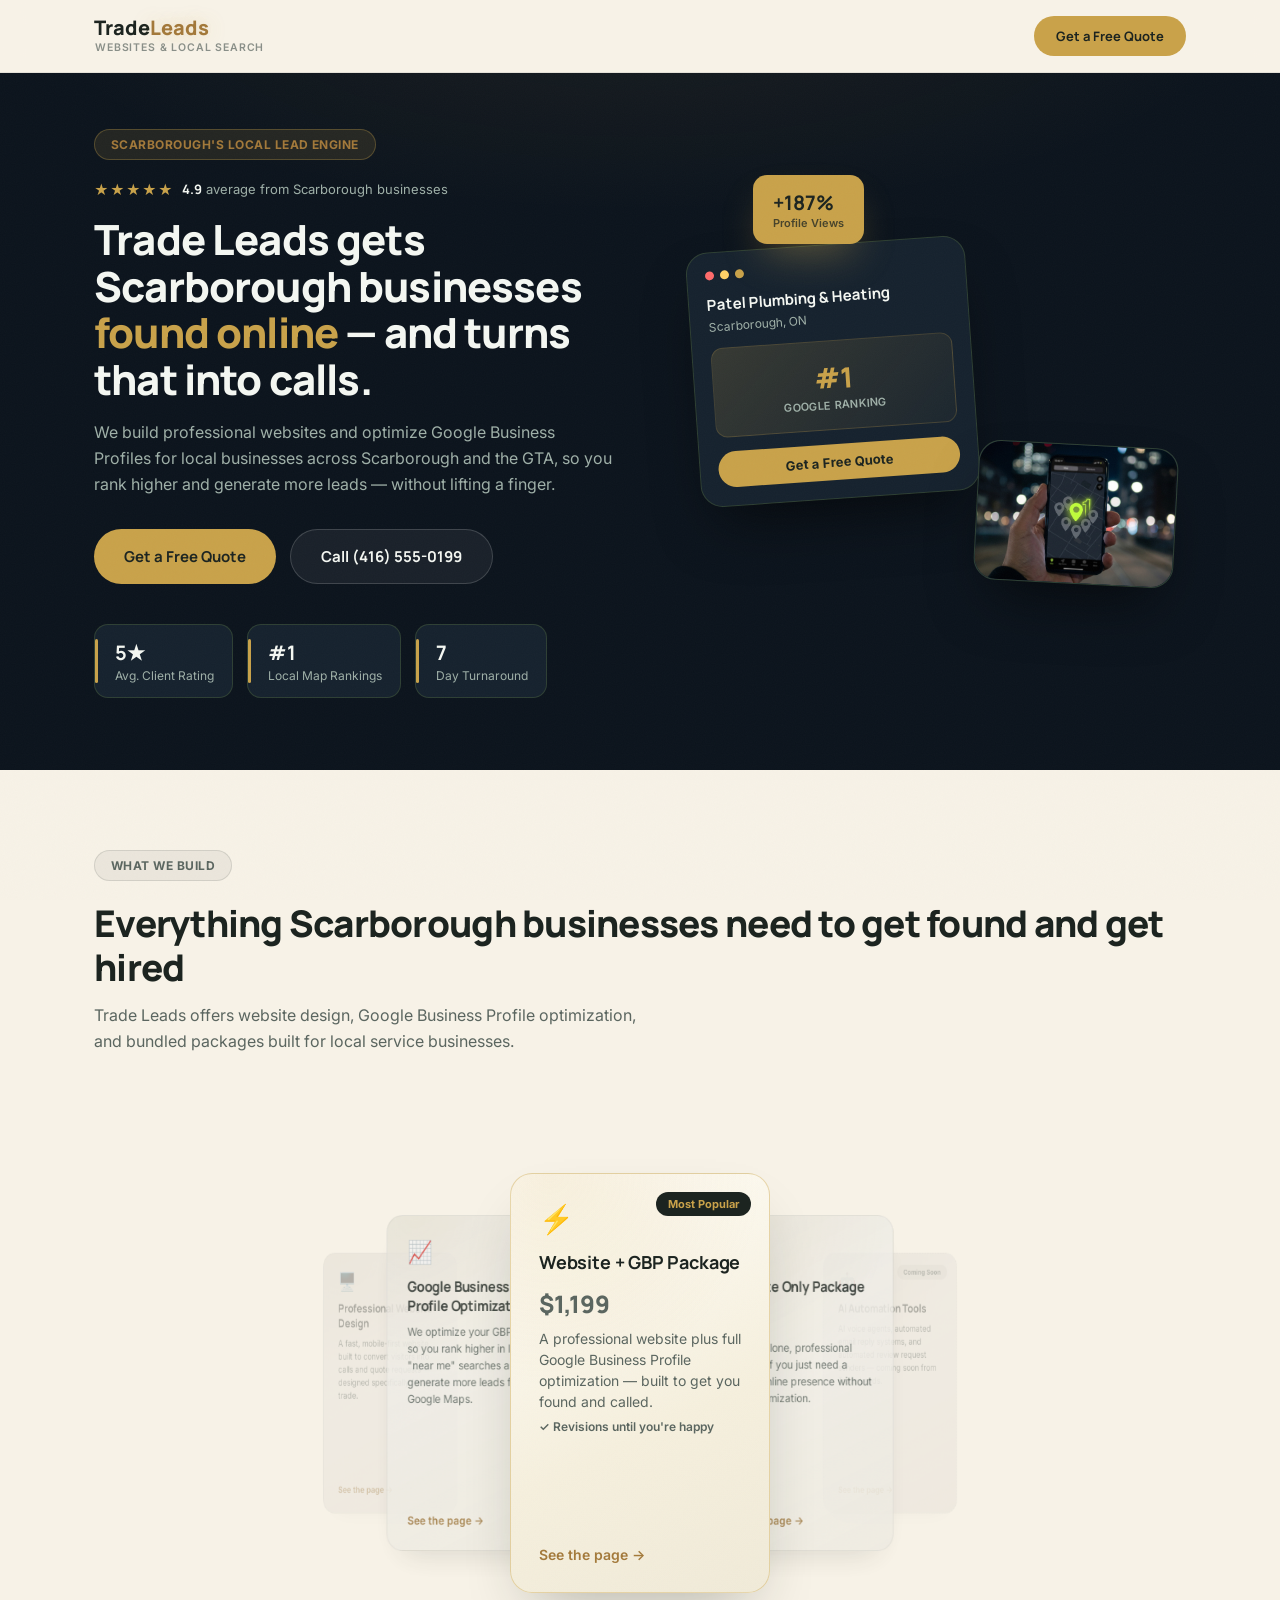
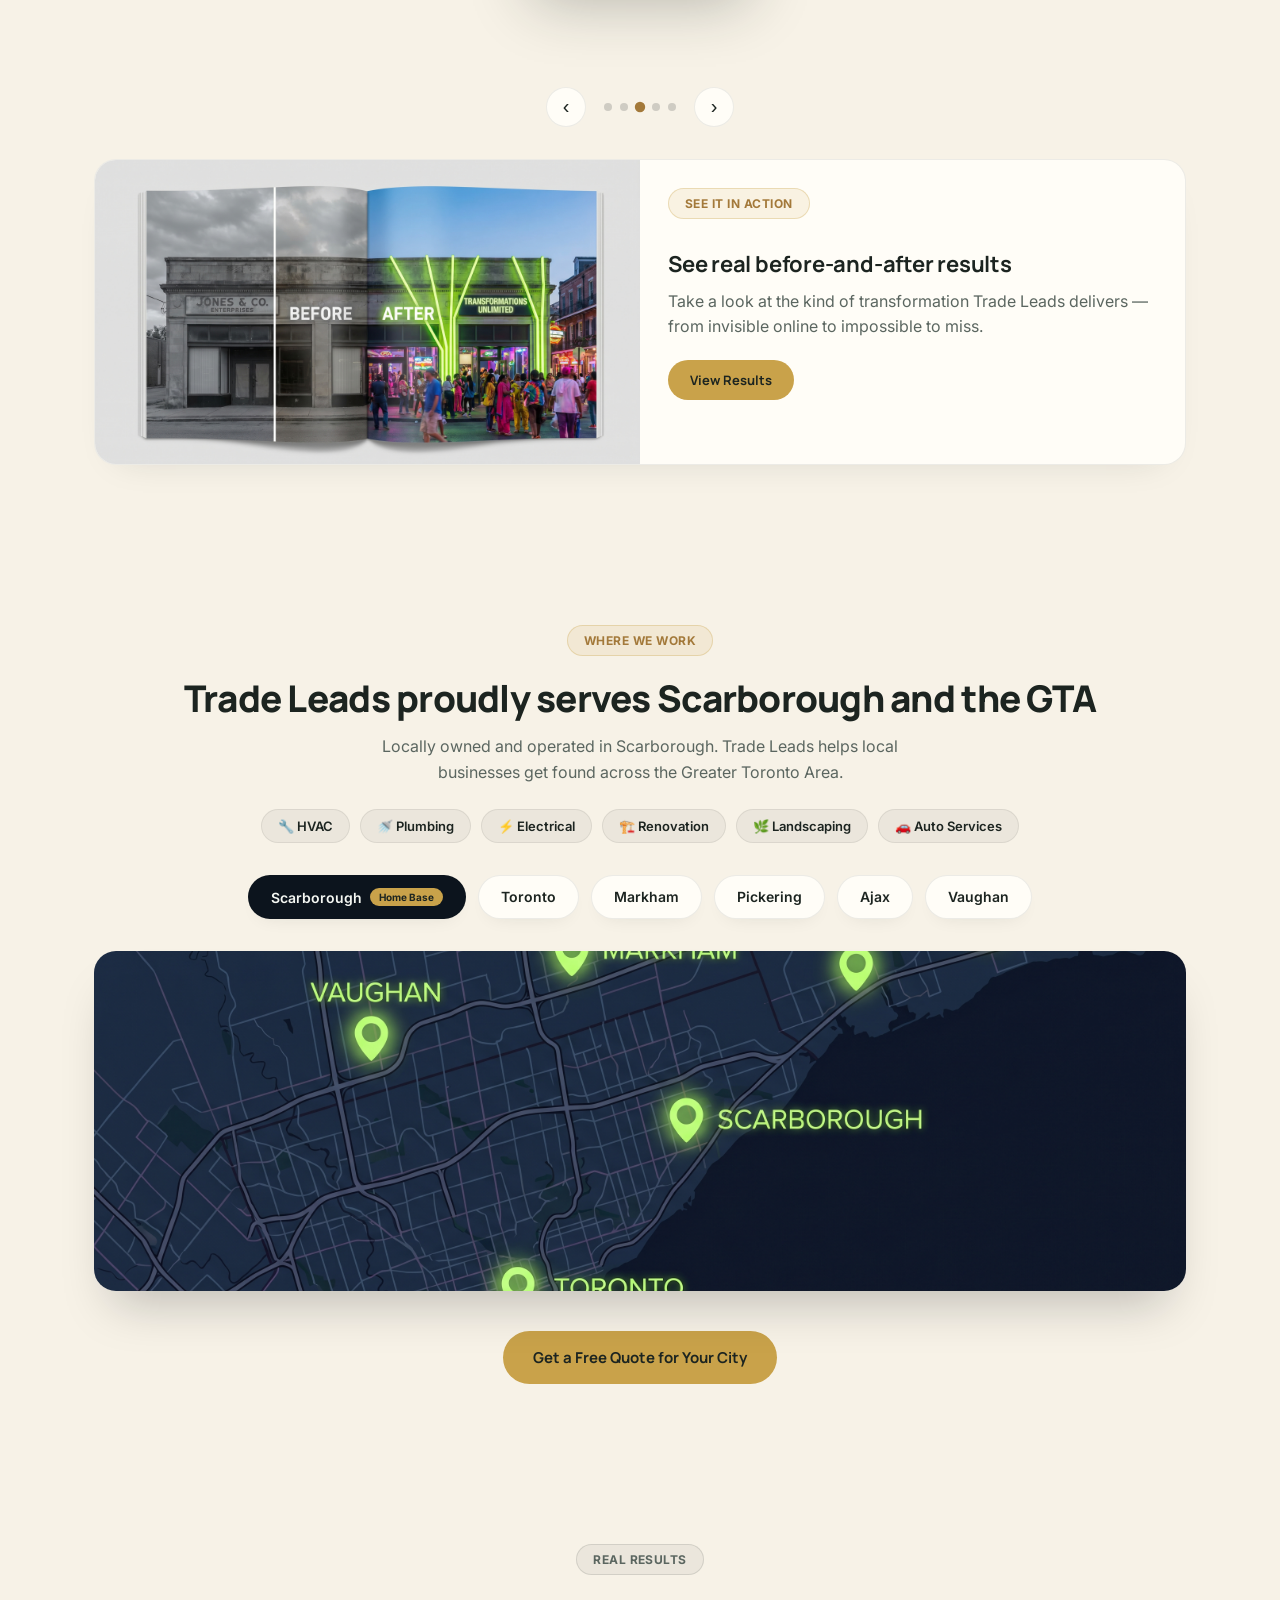
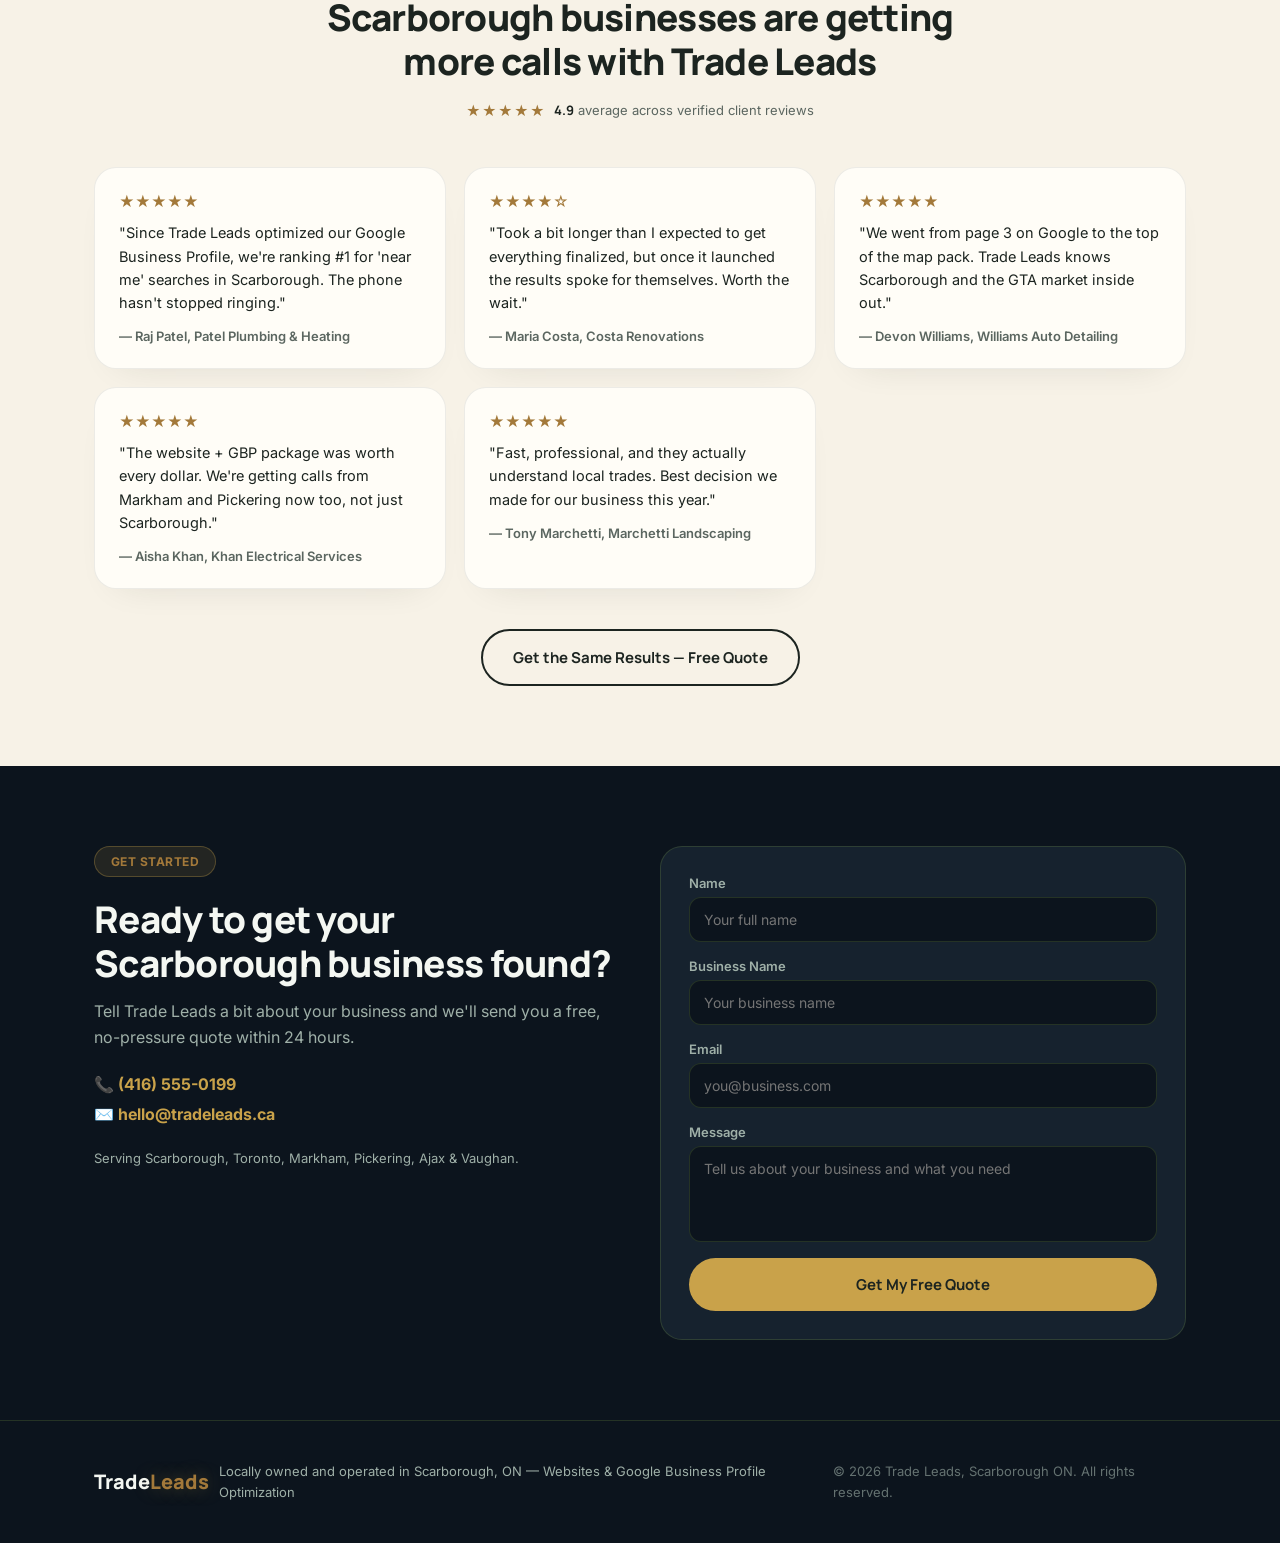
<file: index.html>
<!DOCTYPE html>
<html lang="en">
<head>
<meta charset="UTF-8">
<meta name="viewport" content="width=device-width, initial-scale=1.0">
<title>Trade Leads — Websites & Google Business Profiles for Scarborough Businesses</title>
<meta name="description" content="Trade Leads builds professional websites and optimizes Google Business Profiles for local businesses in Scarborough and the GTA. Get found. Get more leads.">
<link rel="preconnect" href="https://fonts.googleapis.com">
<link rel="preconnect" href="https://fonts.gstatic.com" crossorigin>
<link href="https://fonts.googleapis.com/css2?family=Manrope:wght@500;600;700;800&family=Inter:wght@400;500;600&display=swap" rel="stylesheet">
<link rel="stylesheet" href="styles.css">
</head>
<body>

<div class="grain"></div>

<!-- HEADER -->
<header class="site-header">
  <div class="wrap header-row">
    <div class="logo-block">
      <div class="logo">Trade<span>Leads</span></div>
      <span class="logo-tagline">Websites & Local Search</span>
    </div>
    <a href="#contact" class="btn btn-primary btn-small">Get a Free Quote</a>
  </div>
</header>

<!-- HERO -->
<section class="hero">
  <div class="wrap hero-grid">
    <div class="hero-copy reveal">
      <span class="badge">Scarborough's Local Lead Engine</span>
      <div class="rating-strip">
        <span class="rating-stars">★★★★★</span>
        <span class="rating-text"><strong>4.9</strong> average from Scarborough businesses</span>
      </div>
      <h1>Trade Leads gets Scarborough businesses <span class="accent">found online</span> — and turns that into calls.</h1>
      <p class="hero-sub">We build professional websites and optimize Google Business Profiles for local businesses across Scarborough and the GTA, so you rank higher and generate more leads — without lifting a finger.</p>
      <div class="hero-ctas">
        <a href="#contact" class="btn btn-primary">Get a Free Quote</a>
        <a href="tel:+14165550199" class="btn btn-ghost">Call (416) 555-0199</a>
      </div>
      <div class="hero-stats">
        <div class="stat-pill float-1"><strong>5★</strong><span>Avg. Client Rating</span></div>
        <div class="stat-pill float-2"><strong>#1</strong><span>Local Map Rankings</span></div>
        <div class="stat-pill float-3"><strong>7</strong><span>Day Turnaround</span></div>
      </div>
    </div>

    <div class="hero-visual reveal">
      <div class="card-stack">
        <div class="float-card mockup-tilt-1">
          <div class="mockup-top">
            <span class="dot dot-r"></span><span class="dot dot-y"></span><span class="dot dot-g"></span>
          </div>
          <div class="mockup-body">
            <div class="mock-brand">Patel Plumbing & Heating</div>
            <div class="mock-tag">Scarborough, ON</div>
            <div class="mock-block">
              <span class="mock-block-stat">#1</span>
              <span class="mock-block-label">Google Ranking</span>
            </div>
            <div class="mock-cta">Get a Free Quote</div>
          </div>
        </div>
        <div class="float-card mockup-tilt-2 small-card img-card">
          <img src="images/gbp-rank-hand.jpg" alt="Phone showing number one Google ranking pin" loading="lazy">
        </div>
        <div class="badge-floating float-2">
          <strong>+187%</strong>
          <span>Profile Views</span>
        </div>
      </div>
    </div>
  </div>
</section>

<!-- SERVICES -->
<section class="services" id="services">
  <div class="wrap">
    <span class="badge badge-light">What We Build</span>
    <h2 class="reveal">Everything Scarborough businesses need to get found and get hired</h2>
    <p class="section-sub reveal">Trade Leads offers website design, Google Business Profile optimization, and bundled packages built for local service businesses.</p>

    <div class="carousel" id="serviceCarousel">
      <div class="carousel-track">
        <a href="website-design.html" class="service-card" data-index="0">
          <div class="service-icon">🖥️</div>
          <h3>Professional Website Design</h3>
          <p>A fast, mobile-first website built to convert visitors into calls and quote requests — designed specifically for your trade.</p>
          <span class="inline-cta">See the page →</span>
        </a>

        <a href="gbp-optimization.html" class="service-card" data-index="1">
          <div class="service-icon">📈</div>
          <h3>Google Business Profile Optimization</h3>
          <p>We optimize your GBP listing so you rank higher in local "near me" searches and generate more leads from Google Maps.</p>
          <span class="inline-cta">See the page →</span>
        </a>

        <a href="website-gbp-package.html" class="service-card highlight" data-index="2">
          <span class="ribbon">Most Popular</span>
          <div class="service-icon">⚡</div>
          <h3>Website + GBP Package</h3>
          <p class="price">$1,199</p>
          <p>A professional website plus full Google Business Profile optimization — built to get you found and called.</p>
          <p class="guarantee-line">✓ Revisions until you're happy</p>
          <span class="inline-cta">See the page →</span>
        </a>

        <a href="website-only.html" class="service-card" data-index="3">
          <div class="service-icon">🌐</div>
          <h3>Website Only Package</h3>
          <p class="price">$799</p>
          <p>A standalone, professional website if you just need a strong online presence without GBP optimization.</p>
          <span class="inline-cta">See the page →</span>
        </a>

        <a href="ai-automation.html" class="service-card soon" data-index="4">
          <span class="ribbon ribbon-soon">Coming Soon</span>
          <div class="service-icon">🤖</div>
          <h3>AI Automation Tools</h3>
          <p>AI voice agents, automated email reply systems, and automated review request senders — coming soon from Trade Leads.</p>
          <span class="inline-cta">See the page →</span>
        </a>
      </div>

      <div class="carousel-controls">
        <button class="carousel-arrow carousel-prev" aria-label="Previous service">‹</button>
        <div class="carousel-dots">
          <button class="carousel-dot" data-index="0" aria-label="Go to slide 1"></button>
          <button class="carousel-dot" data-index="1" aria-label="Go to slide 2"></button>
          <button class="carousel-dot" data-index="2" aria-label="Go to slide 3"></button>
          <button class="carousel-dot" data-index="3" aria-label="Go to slide 4"></button>
          <button class="carousel-dot" data-index="4" aria-label="Go to slide 5"></button>
        </div>
        <button class="carousel-arrow carousel-next" aria-label="Next service">›</button>
      </div>
    </div>

    <div class="results-banner reveal">
      <img src="images/before-after.jpg" alt="Before and after transformation example" loading="lazy">
      <div class="results-banner-copy">
        <span class="badge">See It In Action</span>
        <h3>See real before-and-after results</h3>
        <p>Take a look at the kind of transformation Trade Leads delivers — from invisible online to impossible to miss.</p>
        <a href="results.html" class="btn btn-primary btn-small">View Results</a>
      </div>
    </div>
  </div>
</section>

<!-- SERVICE AREAS -->
<section class="areas">
  <div class="wrap">
    <span class="badge">Where We Work</span>
    <h2 class="reveal">Trade Leads proudly serves Scarborough and the GTA</h2>
    <p class="section-sub reveal">Locally owned and operated in Scarborough. Trade Leads helps local businesses get found across the Greater Toronto Area.</p>
    <div class="trade-chips reveal">
      <span class="trade-chip">🔧 HVAC</span>
      <span class="trade-chip">🚿 Plumbing</span>
      <span class="trade-chip">⚡ Electrical</span>
      <span class="trade-chip">🏗️ Renovation</span>
      <span class="trade-chip">🌿 Landscaping</span>
      <span class="trade-chip">🚗 Auto Services</span>
    </div>
    <div class="area-grid reveal">
      <div class="area-chip area-main">Scarborough <span>Home Base</span></div>
      <div class="area-chip">Toronto</div>
      <div class="area-chip">Markham</div>
      <div class="area-chip">Pickering</div>
      <div class="area-chip">Ajax</div>
      <div class="area-chip">Vaughan</div>
    </div>
    <div class="area-map reveal">
      <img src="images/gta-map.jpg" alt="Map showing Trade Leads service areas across Scarborough and the GTA" loading="lazy">
    </div>
    <a href="#contact" class="btn btn-primary inline-cta-block">Get a Free Quote for Your City</a>
  </div>
</section>

<!-- REVIEWS -->
<section class="reviews">
  <div class="wrap">
    <span class="badge badge-light">Real Results</span>
    <h2 class="reveal">Scarborough businesses are getting more calls with Trade Leads</h2>
    <div class="rating-strip rating-strip-center reveal">
      <span class="rating-stars">★★★★★</span>
      <span class="rating-text"><strong>4.9</strong> average across verified client reviews</span>
    </div>

    <div class="review-grid">
      <div class="review-card reveal">
        <div class="stars">★★★★★</div>
        <p>"Since Trade Leads optimized our Google Business Profile, we're ranking #1 for 'near me' searches in Scarborough. The phone hasn't stopped ringing."</p>
        <div class="reviewer">— Raj Patel, Patel Plumbing & Heating</div>
      </div>
      <div class="review-card reveal">
        <div class="stars">★★★★☆</div>
        <p>"Took a bit longer than I expected to get everything finalized, but once it launched the results spoke for themselves. Worth the wait."</p>
        <div class="reviewer">— Maria Costa, Costa Renovations</div>
      </div>
      <div class="review-card reveal">
        <div class="stars">★★★★★</div>
        <p>"We went from page 3 on Google to the top of the map pack. Trade Leads knows Scarborough and the GTA market inside out."</p>
        <div class="reviewer">— Devon Williams, Williams Auto Detailing</div>
      </div>
      <div class="review-card reveal">
        <div class="stars">★★★★★</div>
        <p>"The website + GBP package was worth every dollar. We're getting calls from Markham and Pickering now too, not just Scarborough."</p>
        <div class="reviewer">— Aisha Khan, Khan Electrical Services</div>
      </div>
      <div class="review-card reveal">
        <div class="stars">★★★★★</div>
        <p>"Fast, professional, and they actually understand local trades. Best decision we made for our business this year."</p>
        <div class="reviewer">— Tony Marchetti, Marchetti Landscaping</div>
      </div>
    </div>
    <a href="#contact" class="btn btn-ghost-light inline-cta-block">Get the Same Results — Free Quote</a>
  </div>
</section>

<!-- CONTACT -->
<section class="contact" id="contact">
  <div class="wrap contact-grid">
    <div class="contact-copy reveal">
      <span class="badge">Get Started</span>
      <h2>Ready to get your Scarborough business found?</h2>
      <p>Tell Trade Leads a bit about your business and we'll send you a free, no-pressure quote within 24 hours.</p>
      <div class="contact-info">
        <a href="tel:+14165550199" class="contact-line">📞 (416) 555-0199</a>
        <a href="mailto:hello@tradeleads.ca" class="contact-line">✉️ hello@tradeleads.ca</a>
      </div>
      <p class="contact-note">Serving Scarborough, Toronto, Markham, Pickering, Ajax & Vaughan.</p>
    </div>

    <form class="contact-form reveal" onsubmit="event.preventDefault(); this.querySelector('.form-success').style.display='block';">
      <label>Name
        <input type="text" name="name" placeholder="Your full name" required>
      </label>
      <label>Business Name
        <input type="text" name="business" placeholder="Your business name" required>
      </label>
      <label>Email
        <input type="email" name="email" placeholder="you@business.com" required>
      </label>
      <label>Message
        <textarea name="message" placeholder="Tell us about your business and what you need" rows="4" required></textarea>
      </label>
      <button type="submit" class="btn btn-primary btn-block">Get My Free Quote</button>
      <p class="form-success">Thanks! Trade Leads will be in touch within 24 hours.</p>
    </form>
  </div>
</section>

<!-- FOOTER -->
<footer class="site-footer">
  <div class="wrap footer-row">
    <div class="logo">Trade<span>Leads</span></div>
    <p>Locally owned and operated in Scarborough, ON — Websites & Google Business Profile Optimization</p>
    <p class="copyright">© 2026 Trade Leads, Scarborough ON. All rights reserved.</p>
  </div>
</footer>

<script src="script.js"></script>
</body>
</html>
</file>
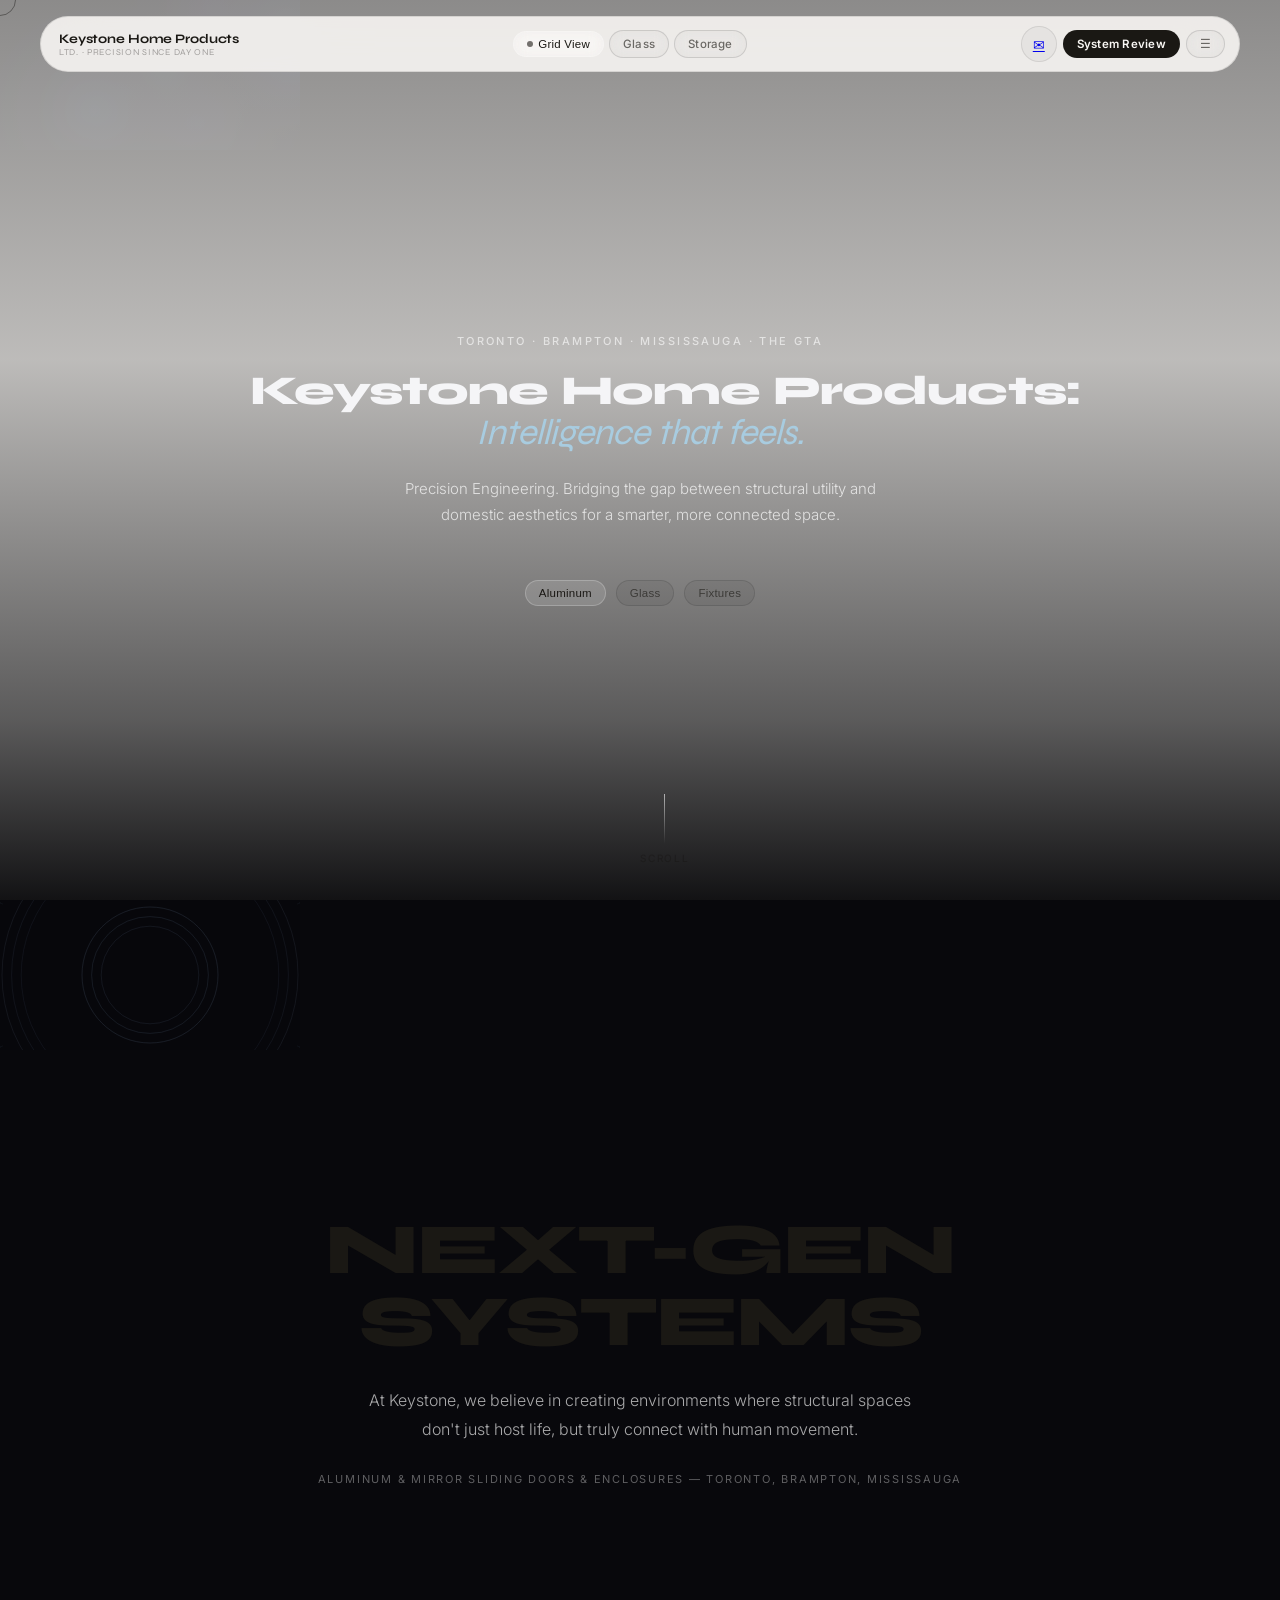
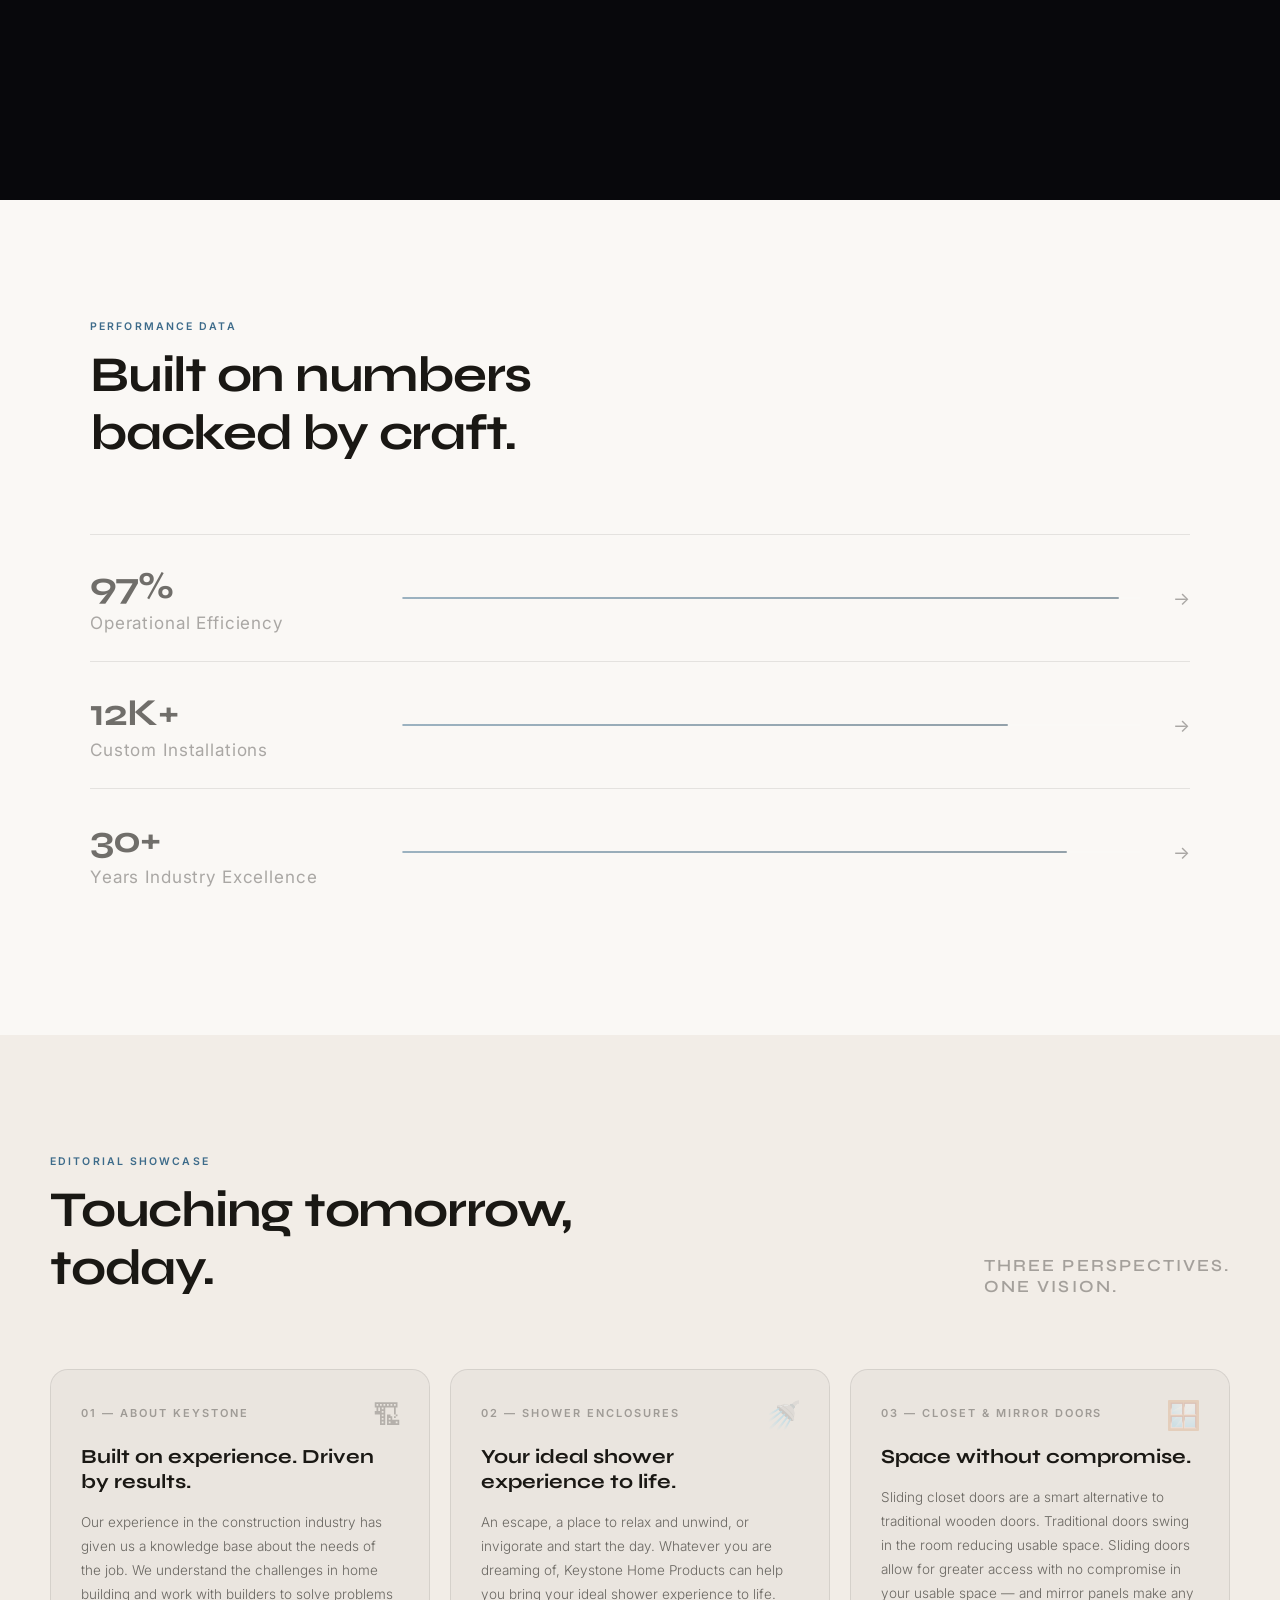
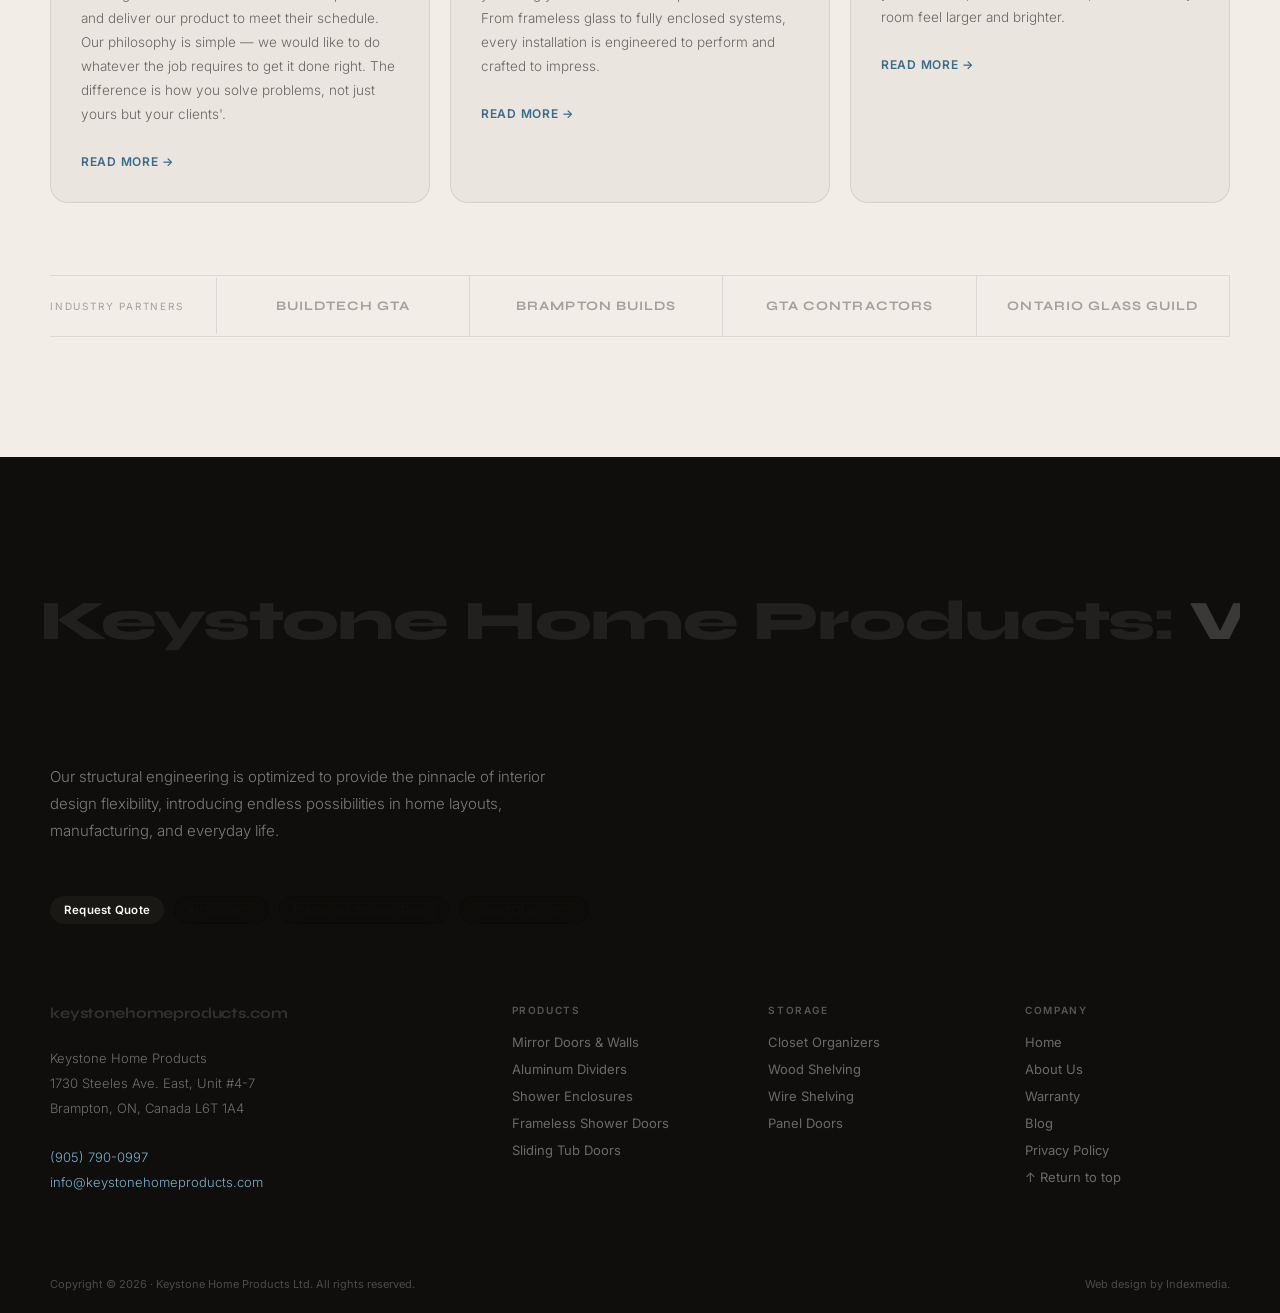
<file: keystone/index.html>
<!DOCTYPE html>
<html lang="en">
<head>
<meta charset="UTF-8">
<meta name="viewport" content="width=device-width, initial-scale=1.0">
<title>Keystone Home Products Ltd. — Intelligence that feels.</title>
<meta name="description" content="Aluminum sliding dividers, closet organizers, frameless shower doors, mirror walls, shower enclosures — Toronto, Brampton, Mississauga">
<link rel="preconnect" href="https://fonts.googleapis.com">
<link href="https://fonts.googleapis.com/css2?family=Syne:wght@400;600;700;800&family=Inter:wght@300;400;500&display=swap" rel="stylesheet">
<style>
*,*::before,*::after{box-sizing:border-box;margin:0;padding:0}
:root{
  --ink:#faf8f5;
  --ink2:#f2ede7;
  --slate:#e8e2da;
  --glass:rgba(0,0,0,0.03);
  --glass-border:rgba(0,0,0,0.09);
  --ghost:rgba(0,0,0,0.04);
  --white:#1a1814;
  --dim:rgba(20,18,14,0.6);
  --muted:rgba(20,18,14,0.35);
  --accent:#2c4a5e;
  --accent2:#3d6b8a;
  --pill-bg:rgba(0,0,0,0.05);
  --pill-border:rgba(0,0,0,0.12);
  --r-pill:999px;
  --r-card:18px;
  --r-lg:28px;
  --ease:cubic-bezier(0.16,1,0.3,1);
}
html{scroll-behavior:smooth;overflow-x:hidden}
body{
  font-family:'Inter',sans-serif;
  background:var(--ink);
  color:var(--white);
  overflow-x:hidden;
  cursor:none;
}

/* ── CUSTOM CURSOR ── */
#cursor{
  position:fixed;width:8px;height:8px;
  background:#1a1814;border-radius:50%;
  pointer-events:none;z-index:9999;
  top:0;left:0;
  will-change:transform;
  mix-blend-mode:multiply;
  transition:width .2s ease,height .2s ease;
  transform:translate3d(-100px,-100px,0);
}
#cursor-ring{
  position:fixed;width:32px;height:32px;
  border:1.5px solid rgba(20,18,14,0.4);border-radius:50%;
  pointer-events:none;z-index:9998;
  top:0;left:0;
  will-change:transform;
  mix-blend-mode:multiply;
  transition:width .2s ease,height .2s ease,border-color .2s ease;
  transform:translate3d(-100px,-100px,0);
}

/* ── FLOATING HEADER ── */
#header{
  position:fixed;top:16px;left:50%;transform:translateX(-50%);
  z-index:1000;
  width:calc(100% - 40px);max-width:1200px;
  background:rgba(250,248,245,0.88);
  backdrop-filter:blur(28px) saturate(180%);
  -webkit-backdrop-filter:blur(28px) saturate(180%);
  border:1px solid rgba(0,0,0,0.1);
  border-radius:var(--r-pill);
  padding:9px 14px 9px 18px;
  display:flex;align-items:center;justify-content:space-between;gap:10px;
  transition:background .4s var(--ease);
  flex-wrap:nowrap;
}
.h-logo{
  font-family:'Syne',sans-serif;font-weight:700;font-size:13px;
  letter-spacing:-.01em;white-space:nowrap;color:var(--white);
  text-decoration:none;flex-shrink:0;
}
.h-logo span{display:block;font-size:9px;font-weight:400;color:var(--muted);letter-spacing:.08em;text-transform:uppercase;line-height:1.2}
.h-center{display:flex;align-items:center;gap:5px;flex-shrink:0;flex-wrap:nowrap;}
.pill{
  display:inline-flex;align-items:center;gap:5px;
  padding:6px 13px;border-radius:var(--r-pill);
  font-size:11.5px;font-weight:500;letter-spacing:.02em;
  border:1px solid var(--pill-border);
  background:var(--pill-bg);
  color:var(--dim);cursor:pointer;
  transition:all .25s var(--ease);
  white-space:nowrap;text-decoration:none;
  backdrop-filter:blur(8px);
}
.pill:hover,.pill.active{background:rgba(255,255,255,0.12);color:var(--white);border-color:rgba(255,255,255,0.22)}
.pill.bright{background:var(--white);color:var(--ink);border-color:transparent;font-weight:600}
.pill.bright:hover{background:var(--accent);color:var(--ink2)}
.pill-dot{width:6px;height:6px;border-radius:50%;background:currentColor;opacity:.6}
.h-right{display:flex;align-items:center;gap:6px;flex-shrink:0}
.avatar-btn{
  width:36px;height:36px;border-radius:50%;
  background:var(--glass);border:1px solid var(--glass-border);
  display:flex;align-items:center;justify-content:center;
  font-size:14px;cursor:pointer;transition:all .2s;
}
.avatar-btn:hover{background:rgba(255,255,255,0.1)}

/* ── SLIDE-OUT MENU ── */
#menu-overlay{
  position:fixed;inset:0;z-index:999;
  background:rgba(0,0,0,0.6);
  backdrop-filter:blur(4px);
  opacity:0;pointer-events:none;
  transition:opacity .4s;
}
#menu-overlay.open{opacity:1;pointer-events:all}
#menu-panel{
  position:fixed;top:0;right:0;bottom:0;width:360px;
  background:rgba(245,242,238,0.98);
  backdrop-filter:blur(40px);
  border-left:1px solid var(--glass-border);
  padding:100px 44px 44px;
  transform:translateX(100%);
  transition:transform .5s var(--ease);
  z-index:1001;
  display:flex;flex-direction:column;gap:0;
}
#menu-overlay.open #menu-panel{transform:translateX(0)}
.menu-close{
  position:absolute;top:24px;right:24px;
  width:36px;height:36px;border-radius:50%;
  background:rgba(0,0,0,0.06);border:1px solid rgba(0,0,0,0.1);
  display:flex;align-items:center;justify-content:center;
  cursor:pointer;font-size:16px;color:rgba(20,18,14,0.5);
  transition:all .2s;
}
.menu-close:hover{background:rgba(0,0,0,0.1);color:#1a1814}
.menu-section{margin-bottom:36px}
.menu-label{font-size:10px;letter-spacing:.18em;text-transform:uppercase;color:var(--muted);font-weight:600;margin-bottom:16px}
.menu-link{
  display:block;font-family:'Syne',sans-serif;font-size:22px;font-weight:600;
  color:rgba(20,18,14,0.5);text-decoration:none;
  padding:8px 0;border-bottom:1px solid rgba(0,0,0,0.07);
  transition:color .2s,padding-left .2s;
}
.menu-link:hover{color:#1a1814;padding-left:10px}
.menu-sub-link{
  display:block;font-size:13px;color:rgba(20,18,14,0.45);text-decoration:none;
  padding:7px 0;transition:color .2s;
}
.menu-sub-link:hover{color:rgba(20,18,14,0.75)}

/* ── HERO ── */
#hero{
  position:relative;min-height:100vh;
  display:flex;flex-direction:column;align-items:center;justify-content:center;
  overflow:hidden;text-align:center;padding:140px 48px 100px;
}
/* Video background */
.hero-video-wrap{
  position:absolute;inset:0;z-index:0;overflow:hidden;
}
#hero-video{
  width:100%;height:100%;object-fit:cover;
  display:block;
  filter:brightness(0.55) saturate(0.7);
}
.hero-video-overlay{
  position:absolute;inset:0;
  background:linear-gradient(
    to bottom,
    rgba(6,6,8,0.45) 0%,
    rgba(6,6,8,0.25) 40%,
    rgba(6,6,8,0.65) 80%,
    rgba(6,6,8,0.95) 100%
  );
}
/* Orb canvas sits above video for depth glow */
#hero-canvas{position:absolute;inset:0;z-index:1;opacity:.28;mix-blend-mode:screen;}
.hero-eyebrow{
  position:relative;z-index:2;
  font-size:11px;letter-spacing:.22em;text-transform:uppercase;
  color:rgba(255,255,255,0.6);font-weight:500;margin-bottom:20px;
  opacity:0;animation:fadeUp .8s var(--ease) .3s forwards;
}
.hero-title{
  position:relative;z-index:2;
  font-family:'Syne',sans-serif;
  font-size:clamp(24px,3.2vw,48px);
  font-weight:800;line-height:1.1;
  letter-spacing:-.02em;color:#f5f5f7;
  max-width:780px;margin-bottom:24px;
  opacity:0;animation:fadeUp .9s var(--ease) .5s forwards;
  text-align:center;
  white-space:nowrap;
}
.hero-title em{
  font-style:italic;color:#a8cce0;font-weight:400;
  display:block;
  font-size:clamp(22px,2.8vw,42px);
  white-space:nowrap;
}
.hero-sub{
  position:relative;z-index:2;
  font-size:15px;font-weight:300;color:rgba(255,255,255,0.72);
  max-width:520px;line-height:1.75;margin-bottom:52px;
  opacity:0;animation:fadeUp .9s var(--ease) .7s forwards;
}
.hero-pills{
  position:relative;z-index:2;
  display:flex;gap:10px;flex-wrap:wrap;justify-content:center;
  opacity:0;animation:fadeUp .8s var(--ease) .9s forwards;
}
.hero-scroll{
  position:absolute;bottom:36px;left:50%;transform:translateX(-50%);
  z-index:2;display:flex;flex-direction:column;align-items:center;gap:8px;
  opacity:0;animation:fadeUp .8s var(--ease) 1.2s forwards;
}
.scroll-line{width:1px;height:50px;background:linear-gradient(to bottom,rgba(255,255,255,0.6),transparent)}
.scroll-label{font-size:10px;letter-spacing:.18em;text-transform:uppercase;color:var(--muted)}

/* ── TUNNEL SECTION ── */
#tunnel{
  position:relative;height:100vh;overflow:hidden;
  display:flex;align-items:center;justify-content:center;
  background:#08080c;
}
#tunnel-canvas{position:absolute;inset:0;z-index:0}
.tunnel-content{
  position:relative;z-index:2;text-align:center;padding:0 24px;
  max-width:780px;
}
.tunnel-heading{
  font-family:'Syne',sans-serif;
  font-size:clamp(32px,6vw,72px);font-weight:800;
  letter-spacing:-.03em;line-height:1;
  color:var(--white);min-height:1.1em;
}
.tunnel-body{
  font-size:16px;font-weight:300;color:rgba(255,255,255,0.65);
  line-height:1.8;margin-top:28px;max-width:580px;margin-left:auto;margin-right:auto;
}
.tunnel-geo{
  margin-top:28px;font-size:11px;letter-spacing:.16em;
  text-transform:uppercase;color:rgba(255,255,255,0.35);
}

/* ── METRICS SECTION ── */
#metrics{padding:120px 40px;max-width:1180px;margin:0 auto;position:relative;}
.metrics-header{margin-bottom:72px}
.section-eyebrow{font-size:10.5px;letter-spacing:.2em;text-transform:uppercase;color:var(--accent2);font-weight:600;margin-bottom:14px}
.section-title{font-family:'Syne',sans-serif;font-size:clamp(28px,4vw,50px);font-weight:700;letter-spacing:-.025em;line-height:1.15;color:var(--white)}
.metric-row{
  display:flex;align-items:center;gap:32px;
  padding:28px 0;border-top:1px solid var(--glass-border);
  cursor:pointer;transition:all .3s;
}
.metric-row:last-child{border-bottom:1px solid var(--glass-border)}
.metric-row:hover .metric-bar-fill{opacity:1}
.metric-row:hover .metric-stat{color:var(--white)}
.metric-stat{
  font-family:'Syne',sans-serif;font-size:clamp(22px,3vw,38px);
  font-weight:700;letter-spacing:-.02em;color:var(--dim);
  min-width:280px;transition:color .3s;
  flex-shrink:0;
}
.metric-stat small{font-size:.45em;font-weight:400;display:block;letter-spacing:.05em;color:var(--muted);font-family:'Inter',sans-serif;margin-top:4px}
.metric-bar-track{flex:1;height:2px;background:rgba(255,255,255,0.07);border-radius:2px;position:relative;overflow:hidden}
.metric-bar-fill{
  height:100%;border-radius:2px;
  background:linear-gradient(90deg,var(--accent2),var(--accent));
  opacity:.5;transition:width 1.4s var(--ease),opacity .3s;
  width:0;
}
.metric-arrow{color:var(--muted);font-size:18px;transition:transform .3s,color .3s;flex-shrink:0}
.metric-row:hover .metric-arrow{transform:translateX(6px);color:var(--white)}
/* Cat expand */
.cat-panel{
  overflow:hidden;max-height:0;transition:max-height .5s var(--ease);
  padding:0 0 0 312px;
}
.cat-panel.open{max-height:200px}
.cat-grid{
  display:flex;gap:10px;flex-wrap:wrap;padding:16px 0 24px;
}
.cat-tag{
  padding:6px 14px;border-radius:var(--r-pill);
  font-size:12px;color:var(--dim);
  border:1px solid var(--glass-border);
  background:var(--glass);
  transition:all .2s;
}
.cat-tag:hover{background:rgba(255,255,255,0.1);color:var(--white)}

/* ── CARD STACK SECTION ── */
#cards{padding:120px 40px;position:relative;overflow:hidden;background:var(--ink2);}
.cards-wrapper{max-width:1180px;margin:0 auto}
.cards-header{margin-bottom:72px;display:flex;justify-content:space-between;align-items:flex-end;flex-wrap:wrap;gap:24px}
.cards-tagline{font-family:'Syne',sans-serif;font-size:clamp(13px,1.5vw,17px);font-weight:600;letter-spacing:.12em;text-transform:uppercase;color:var(--muted)}
.card-stack{
  display:grid;grid-template-columns:repeat(3,1fr);gap:20px;
}
.feature-card{
  background:var(--glass);
  border:1px solid var(--glass-border);
  border-radius:var(--r-card);
  padding:36px 30px 32px;
  position:relative;overflow:hidden;
  transition:transform .4s var(--ease),border-color .3s,background .3s;
  cursor:pointer;
}
.feature-card::before{
  content:'';position:absolute;inset:0;
  background:radial-gradient(circle at 70% 20%,rgba(120,155,181,0.08) 0%,transparent 65%);
  opacity:0;transition:opacity .4s;
}
.feature-card:hover{transform:translateY(-6px);border-color:rgba(255,255,255,0.16);background:rgba(255,255,255,0.06)}
.feature-card:hover::before{opacity:1}
.card-num{font-size:11px;letter-spacing:.18em;color:var(--muted);font-weight:600;text-transform:uppercase;margin-bottom:24px}
.card-title-sm{font-family:'Syne',sans-serif;font-size:20px;font-weight:700;color:var(--white);margin-bottom:16px;line-height:1.25}
.card-body{font-size:13.5px;color:var(--dim);line-height:1.78;font-weight:300}
.card-cta{
  display:inline-flex;align-items:center;gap:8px;
  margin-top:28px;font-size:12px;font-weight:600;letter-spacing:.06em;
  color:var(--accent2);text-transform:uppercase;text-decoration:none;
  transition:gap .2s,color .2s;
}
.card-cta:hover{gap:14px;color:var(--white)}
.card-icon{
  position:absolute;top:28px;right:28px;
  font-size:28px;opacity:.25;
  transition:opacity .3s,transform .4s var(--ease);
}
.feature-card:hover .card-icon{opacity:.5;transform:scale(1.1) rotate(-5deg)}

/* Partner logos */
.partner-row{
  margin-top:72px;display:flex;align-items:center;gap:0;
  border-top:1px solid var(--glass-border);
  border-bottom:1px solid var(--glass-border);
}
.partner-label{font-size:10px;letter-spacing:.18em;text-transform:uppercase;color:var(--muted);padding:22px 32px 22px 0;border-right:1px solid var(--glass-border);min-width:140px;flex-shrink:0}
.partner-logos{display:flex;gap:0;flex:1;overflow:hidden}
.partner-logo{
  flex:1;display:flex;align-items:center;justify-content:center;
  padding:22px 20px;border-right:1px solid var(--glass-border);
  font-family:'Syne',sans-serif;font-size:13px;font-weight:700;
  letter-spacing:.08em;color:var(--muted);transition:color .25s;
  text-transform:uppercase;
}
.partner-logo:hover{color:rgba(255,255,255,.5)}

/* ── FOOTER / TERMINAL ── */
#footer{position:relative;padding:100px 40px 0;overflow:hidden;border-top:1px solid rgba(0,0,0,0.1);background:#0f0e0c;}
.marquee-wrap{overflow:hidden;border-top:1px solid var(--glass-border);border-bottom:1px solid var(--glass-border);padding:28px 0;margin-bottom:80px}
.marquee-track{display:flex;gap:80px;white-space:nowrap;animation:marquee 18s linear infinite}
.marquee-text{
  font-family:'Syne',sans-serif;
  font-size:clamp(28px,5vw,56px);font-weight:800;
  letter-spacing:-.02em;color:rgba(255,255,255,0.08);
  flex-shrink:0;
}
.marquee-text span{color:rgba(255,255,255,0.18)}

.footer-body{max-width:1180px;margin:0 auto}
.footer-desc{
  font-size:15px;font-weight:300;color:rgba(255,255,255,0.45);
  max-width:520px;line-height:1.8;margin-bottom:52px;
}
.footer-pills{display:flex;gap:10px;margin-bottom:80px;flex-wrap:wrap}

.footer-grid{
  display:grid;grid-template-columns:2fr 1fr 1fr 1fr;
  gap:52px;padding-bottom:60px;border-bottom:1px solid var(--glass-border);
}
.fg-domain{
  font-family:'Syne',sans-serif;
  font-size:clamp(11px,1.6vw,15px);
  font-weight:700;color:rgba(255,255,255,.15);
  letter-spacing:-.01em;word-break:break-all;
  line-height:1.2;margin-bottom:24px;
  transition:color .3s;cursor:default;
}
.fg-domain:hover{color:rgba(255,255,255,.3)}
.fg-address{font-size:13px;color:rgba(255,255,255,0.4);line-height:1.9;font-weight:300}
.fg-address a{color:#7ab0cc;text-decoration:none;transition:color .2s}
.fg-address a:hover{color:#fff}

.fc-label{font-size:10px;letter-spacing:.16em;text-transform:uppercase;color:rgba(255,255,255,.3);font-weight:600;margin-bottom:18px}
.fc-links{list-style:none;display:flex;flex-direction:column;gap:11px}
.fc-links a{font-size:13px;color:rgba(255,255,255,0.38);text-decoration:none;transition:color .2s,padding-left .2s;display:block}
.fc-links a:hover{color:rgba(255,255,255,0.85);padding-left:6px}

.footer-bottom{
  max-width:1180px;margin:0 auto;
  display:flex;justify-content:space-between;align-items:center;
  padding:22px 0;font-size:11px;color:rgba(255,255,255,.25);
  flex-wrap:wrap;gap:12px;
}

/* ── KEYFRAMES ── */
@keyframes fadeUp{from{opacity:0;transform:translateY(22px)}to{opacity:1;transform:translateY(0)}}
@keyframes marquee{from{transform:translateX(0)}to{transform:translateX(-50%)}}
@keyframes pulse{0%,100%{transform:scale(1)}50%{transform:scale(1.04)}}

/* ── RESPONSIVE ── */
@media(max-width:900px){
  .card-stack{grid-template-columns:1fr 1fr}
  .footer-grid{grid-template-columns:1fr 1fr;gap:36px}
  .metric-stat{min-width:200px;font-size:22px}
  .cat-panel.open{padding:0 0 0 232px}
}
@media(max-width:640px){
  #header{padding:10px 14px;top:12px;width:calc(100% - 24px)}
  .h-center{display:none}
  .card-stack{grid-template-columns:1fr}
  .footer-grid{grid-template-columns:1fr}
  #metrics{padding:80px 20px}
  #cards{padding:80px 20px}
  #footer{padding:80px 20px 0}
  .metric-stat{min-width:0;font-size:18px}
  .cat-panel.open{padding:0}
  .partner-logos{flex-wrap:wrap}
  .partner-logo{min-width:50%}
}
@media(prefers-reduced-motion:reduce){
  *{animation-duration:.01ms!important;transition-duration:.01ms!important}
}
</style>
</head>
<body>

<!-- CURSOR -->
<div id="cursor"></div>
<div id="cursor-ring"></div>

<!-- SLIDE-OUT MENU OVERLAY -->
<div id="menu-overlay">
  <div id="menu-panel">
    <button class="menu-close" id="menu-close-btn">✕</button>
    <div class="menu-section">
      <p class="menu-label">Navigation</p>
      <a href="#hero" class="menu-link" onclick="closeMenu()">Home</a>
      <a href="#cards" class="menu-link" onclick="closeMenu()">About Us</a>
      <a href="#" class="menu-link" onclick="closeMenu()">Warranty</a>
      <a href="#" class="menu-link" onclick="closeMenu()">Blog</a>
      <a href="#footer" class="menu-link" onclick="closeMenu()">Privacy Policy</a>
    </div>
    <div class="menu-section">
      <p class="menu-label">Product Galleries</p>
      <a href="#" class="menu-sub-link">Mirror Doors and Walls</a>
      <a href="#" class="menu-sub-link">Aluminum Dividers</a>
      <a href="#" class="menu-sub-link">Shower Doors &amp; Enclosures</a>
      <a href="#" class="menu-sub-link">Sliding Tub Doors</a>
    </div>
    <div style="margin-top:auto;padding-top:24px;border-top:1px solid var(--glass-border)">
      <p style="font-size:12px;color:var(--muted);">Keystone Home Products Ltd.<br>1730 Steeles Ave. East, Unit #4-7<br>Brampton, ON L6T 1A4</p>
    </div>
  </div>
</div>

<!-- FLOATING HEADER -->
<header id="header">
  <a href="#hero" class="h-logo">
    Keystone Home Products
    <span>Ltd. · Precision Since Day One</span>
  </a>
  <div class="h-center">
    <button class="pill active" onclick="this.classList.toggle('active')"><span class="pill-dot"></span> Grid View</button>
    <a href="#metrics" class="pill">Glass</a>
    <a href="#cards" class="pill">Storage</a>
  </div>
  <div class="h-right">
    <a href="#footer" class="avatar-btn" title="Contact">✉</a>
    <a href="#footer" class="pill bright">System Review</a>
    <button class="pill" id="menu-open-btn" title="Menu">☰</button>
  </div>
</header>

<!-- SECTION 1: HERO -->
<section id="hero">
  <!-- VIDEO BACKGROUND -->
  <div class="hero-video-wrap">
    <video id="hero-video" autoplay muted loop playsinline>
      <source src="/keystone/hero.mp4" type="video/mp4">
    </video>
    <div class="hero-video-overlay"></div>
  </div>
  <!-- ORBS on top for extra depth -->
  <canvas id="hero-canvas"></canvas>
  <p class="hero-eyebrow">Toronto · Brampton · Mississauga · The GTA</p>
  <h1 class="hero-title">Keystone Home Products:<br><em>Intelligence that feels.</em></h1>
  <p class="hero-sub">Precision Engineering. Bridging the gap between structural utility and domestic aesthetics for a smarter, more connected space.</p>
  <div class="hero-pills">
    <button class="pill active">Aluminum</button>
    <button class="pill">Glass</button>
    <button class="pill">Fixtures</button>
  </div>
  <div class="hero-scroll">
    <div class="scroll-line"></div>
    <p class="scroll-label">Scroll</p>
  </div>
</section>

<!-- SECTION 2: TUNNEL -->
<section id="tunnel">
  <canvas id="tunnel-canvas"></canvas>
  <div class="tunnel-content">
    <h2 class="tunnel-heading" id="tunnel-heading">NEXT-GEN SYSTEMS</h2>
    <p class="tunnel-body">At Keystone, we believe in creating environments where structural spaces don't just host life, but truly connect with human movement.</p>
    <p class="tunnel-geo">Aluminum &amp; mirror sliding doors &amp; enclosures — Toronto, Brampton, Mississauga</p>
  </div>
</section>

<!-- SECTION 3: METRICS -->
<section>
  <div id="metrics">
    <div class="metrics-header">
      <p class="section-eyebrow">Performance Data</p>
      <h2 class="section-title">Built on numbers<br>backed by craft.</h2>
    </div>

    <div class="metric-row" onclick="toggleCat(0)">
      <div class="metric-stat">97%<small>Operational Efficiency</small></div>
      <div class="metric-bar-track"><div class="metric-bar-fill" data-w="97"></div></div>
      <div class="metric-arrow">→</div>
    </div>
    <div class="cat-panel" id="cat-0">
      <div class="cat-grid">
        <span class="cat-tag">Mirror Doors &amp; Walls</span>
        <span class="cat-tag">Panel Doors</span>
        <span class="cat-tag">Aluminum Dividers</span>
        <span class="cat-tag">Glass Shower Doors</span>
      </div>
    </div>

    <div class="metric-row" onclick="toggleCat(1)">
      <div class="metric-stat">12K+<small>Custom Installations</small></div>
      <div class="metric-bar-track"><div class="metric-bar-fill" data-w="82"></div></div>
      <div class="metric-arrow">→</div>
    </div>
    <div class="cat-panel" id="cat-1">
      <div class="cat-grid">
        <span class="cat-tag">Shower Enclosures</span>
        <span class="cat-tag">Frameless Shower Doors</span>
        <span class="cat-tag">Sliding Tub Doors</span>
      </div>
    </div>

    <div class="metric-row" onclick="toggleCat(2)">
      <div class="metric-stat">30+<small>Years Industry Excellence</small></div>
      <div class="metric-bar-track"><div class="metric-bar-fill" data-w="90"></div></div>
      <div class="metric-arrow">→</div>
    </div>
    <div class="cat-panel" id="cat-2">
      <div class="cat-grid">
        <span class="cat-tag">Closet Organizers</span>
        <span class="cat-tag">Wood Shelving</span>
        <span class="cat-tag">Wire Shelving</span>
        <span class="cat-tag">Storage Solutions</span>
      </div>
    </div>
  </div>
</section>

<!-- SECTION 4: CARD STACK -->
<section id="cards">
  <div class="cards-wrapper">
    <div class="cards-header">
      <div>
        <p class="section-eyebrow">Editorial Showcase</p>
        <h2 class="section-title">Touching tomorrow,<br>today.</h2>
      </div>
      <p class="cards-tagline">Three perspectives.<br>One vision.</p>
    </div>

    <div class="card-stack">
      <div class="feature-card">
        <div class="card-icon">🏗</div>
        <p class="card-num">01 — About Keystone</p>
        <h3 class="card-title-sm">Built on experience. Driven by results.</h3>
        <p class="card-body">Our experience in the construction industry has given us a knowledge base about the needs of the job. We understand the challenges in home building and work with builders to solve problems and deliver our product to meet their schedule. Our philosophy is simple — we would like to do whatever the job requires to get it done right. The difference is how you solve problems, not just yours but your clients'.</p>
        <a href="#footer" class="card-cta">Read More →</a>
      </div>
      <div class="feature-card">
        <div class="card-icon">🚿</div>
        <p class="card-num">02 — Shower Enclosures</p>
        <h3 class="card-title-sm">Your ideal shower experience to life.</h3>
        <p class="card-body">An escape, a place to relax and unwind, or invigorate and start the day. Whatever you are dreaming of, Keystone Home Products can help you bring your ideal shower experience to life. From frameless glass to fully enclosed systems, every installation is engineered to perform and crafted to impress.</p>
        <a href="#footer" class="card-cta">Read More →</a>
      </div>
      <div class="feature-card">
        <div class="card-icon">🪟</div>
        <p class="card-num">03 — Closet &amp; Mirror Doors</p>
        <h3 class="card-title-sm">Space without compromise.</h3>
        <p class="card-body">Sliding closet doors are a smart alternative to traditional wooden doors. Traditional doors swing in the room reducing usable space. Sliding doors allow for greater access with no compromise in your usable space — and mirror panels make any room feel larger and brighter.</p>
        <a href="#footer" class="card-cta">Read More →</a>
      </div>
    </div>

    <div class="partner-row">
      <p class="partner-label">Industry Partners</p>
      <div class="partner-logos">
        <div class="partner-logo">BuildTech GTA</div>
        <div class="partner-logo">Brampton Builds</div>
        <div class="partner-logo">GTA Contractors</div>
        <div class="partner-logo">Ontario Glass Guild</div>
      </div>
    </div>
  </div>
</section>

<!-- SECTION 5: FOOTER TERMINAL -->
<footer id="footer">
  <div class="marquee-wrap">
    <div class="marquee-track" id="marquee-track">
      <span class="marquee-text">Keystone Home Products: <span>Where Human Intuition Meets Material Space.</span></span>
      <span class="marquee-text">Keystone Home Products: <span>Where Human Intuition Meets Material Space.</span></span>
      <span class="marquee-text">Keystone Home Products: <span>Where Human Intuition Meets Material Space.</span></span>
    </div>
  </div>

  <div class="footer-body">
    <p class="footer-desc">Our structural engineering is optimized to provide the pinnacle of interior design flexibility, introducing endless possibilities in home layouts, manufacturing, and everyday life.</p>
    <div class="footer-pills">
      <a href="tel:9057900997" class="pill bright">Request Quote</a>
      <a href="#metrics" class="pill">All Systems</a>
      <a href="#" class="pill">Frameless Shower Doors</a>
      <a href="#" class="pill">Closet Organizers</a>
    </div>

    <div class="footer-grid">
      <div>
        <div class="fg-domain">keystonehomeproducts.com</div>
        <p class="fg-address">
          Keystone Home Products<br>
          1730 Steeles Ave. East, Unit #4-7<br>
          Brampton, ON, Canada L6T 1A4<br><br>
          <a href="tel:9057900997">(905) 790-0997</a><br>
          <a href="mailto:info@keystonehomeproducts.com">info@keystonehomeproducts.com</a>
        </p>
      </div>
      <div>
        <p class="fc-label">Products</p>
        <ul class="fc-links">
          <li><a href="#">Mirror Doors &amp; Walls</a></li>
          <li><a href="#">Aluminum Dividers</a></li>
          <li><a href="#">Shower Enclosures</a></li>
          <li><a href="#">Frameless Shower Doors</a></li>
          <li><a href="#">Sliding Tub Doors</a></li>
        </ul>
      </div>
      <div>
        <p class="fc-label">Storage</p>
        <ul class="fc-links">
          <li><a href="#">Closet Organizers</a></li>
          <li><a href="#">Wood Shelving</a></li>
          <li><a href="#">Wire Shelving</a></li>
          <li><a href="#">Panel Doors</a></li>
        </ul>
      </div>
      <div>
        <p class="fc-label">Company</p>
        <ul class="fc-links">
          <li><a href="#hero">Home</a></li>
          <li><a href="#cards">About Us</a></li>
          <li><a href="#">Warranty</a></li>
          <li><a href="#">Blog</a></li>
          <li><a href="#">Privacy Policy</a></li>
          <li><a href="#hero">↑ Return to top</a></li>
        </ul>
      </div>
    </div>
  </div>

  <div class="footer-bottom">
    <span>Copyright © 2026 · Keystone Home Products Ltd. All rights reserved.</span>
    <span>Web design by Indexmedia.</span>
  </div>
</footer>

<script>
// ── CURSOR — instant dot, smooth ring ──
const cursor = document.getElementById('cursor');
const ring   = document.getElementById('cursor-ring');
let mx=0, my=0, rx=0, ry=0;
const HALF_DOT  = 4;   // half of 8px dot
const HALF_RING = 16;  // half of 32px ring

// Dot follows mouse instantly via transform — starts off-screen at -100,-100
document.addEventListener('mousemove', e => {
  mx = e.clientX;
  my = e.clientY;
  cursor.style.transform = 'translate3d(' + (mx - HALF_DOT) + 'px,' + (my - HALF_DOT) + 'px,0)';
}, { passive: true });

// Ring lerps behind — intentional trailing effect, but fast
let rafId;
function lerpRing() {
  rx += (mx - rx) * 0.22;
  ry += (my - ry) * 0.22;
  ring.style.transform = 'translate3d(' + (rx - HALF_RING) + 'px,' + (ry - HALF_RING) + 'px,0)';
  rafId = requestAnimationFrame(lerpRing);
}
lerpRing();

// Hover expand
document.querySelectorAll('a,button,.pill,.metric-row,.feature-card').forEach(el => {
  el.addEventListener('mouseenter', () => {
    cursor.style.width  = '16px';
    cursor.style.height = '16px';
    ring.style.width    = '48px';
    ring.style.height   = '48px';
    ring.style.borderColor = 'rgba(255,255,255,0.8)';
  });
  el.addEventListener('mouseleave', () => {
    cursor.style.width  = '8px';
    cursor.style.height = '8px';
    ring.style.width    = '32px';
    ring.style.height   = '32px';
    ring.style.borderColor = 'rgba(255,255,255,0.5)';
  });
});

// ── MENU ──
const overlay=document.getElementById('menu-overlay');
document.getElementById('menu-open-btn').addEventListener('click',()=>overlay.classList.add('open'));
document.getElementById('menu-close-btn').addEventListener('click',()=>overlay.classList.remove('open'));
overlay.addEventListener('click',e=>{if(e.target===overlay)overlay.classList.remove('open')});
function closeMenu(){overlay.classList.remove('open')}

// ── HERO CANVAS – fluid orb animation ──
(function(){
  const canvas=document.getElementById('hero-canvas');
  const ctx=canvas.getContext('2d');
  let w,h,orbs=[];
  function resize(){w=canvas.width=canvas.offsetWidth;h=canvas.height=canvas.offsetHeight}
  resize();window.addEventListener('resize',resize);
  for(let i=0;i<7;i++)orbs.push({
    x:Math.random()*1,y:Math.random()*1,
    r:.18+Math.random()*.22,
    vx:(Math.random()-.5)*.0003,vy:(Math.random()-.5)*.0003,
    hue:190+Math.random()*60,sat:30+Math.random()*30,lit:15+Math.random()*20,
    phase:Math.random()*Math.PI*2,speed:.0004+Math.random()*.0008
  });
  let t=0;
  function draw(){
    t++;ctx.clearRect(0,0,w,h);
    orbs.forEach(o=>{
      o.x+=o.vx+Math.sin(t*o.speed+o.phase)*.0002;
      o.y+=o.vy+Math.cos(t*o.speed+o.phase)*.0002;
      if(o.x<-.3)o.x=1.3;if(o.x>1.3)o.x=-.3;
      if(o.y<-.3)o.y=1.3;if(o.y>1.3)o.y=-.3;
      const gx=o.x*w,gy=o.y*h,gr=o.r*Math.max(w,h);
      const g=ctx.createRadialGradient(gx,gy,0,gx,gy,gr);
      g.addColorStop(0,`hsla(${o.hue},${o.sat}%,${o.lit}%,.55)`);
      g.addColorStop(.5,`hsla(${o.hue},${o.sat}%,${o.lit}%,.15)`);
      g.addColorStop(1,`hsla(${o.hue},${o.sat}%,${o.lit}%,0)`);
      ctx.fillStyle=g;ctx.beginPath();ctx.arc(gx,gy,gr,0,Math.PI*2);ctx.fill();
    });
    requestAnimationFrame(draw);
  }
  draw();
})();

// ── TUNNEL CANVAS – corridor effect ──
(function(){
  const canvas=document.getElementById('tunnel-canvas');
  const ctx=canvas.getContext('2d');
  let w,h;
  function resize(){w=canvas.width=canvas.offsetWidth;h=canvas.height=canvas.offsetHeight}
  resize();window.addEventListener('resize',resize);
  let t=0;
  function draw(){
    t+=.012;
    ctx.fillStyle='rgba(8,8,12,0.18)';
    ctx.fillRect(0,0,w,h);
    const cx=w/2,cy=h/2;
    // draw converging lines (tunnel)
    const numLines=28;
    for(let i=0;i<numLines;i++){
      const angle=(i/numLines)*Math.PI*2;
      const depth=(t%1);
      const len=Math.max(w,h)*.75;
      const startR=20+depth*len;
      const endR=startR+len*.18;
      const ax=cx+Math.cos(angle)*startR,ay=cy+Math.sin(angle)*startR;
      const bx=cx+Math.cos(angle)*endR,by=cy+Math.sin(angle)*endR;
      const alpha=Math.max(0,.35*(1-startR/(len+20)));
      ctx.beginPath();ctx.moveTo(ax,ay);ctx.lineTo(bx,by);
      ctx.strokeStyle=`rgba(120,155,185,${alpha})`;ctx.lineWidth=.8;ctx.stroke();
    }
    // rings
    for(let r=60;r<Math.max(w,h);r+=80){
      const shifted=(r+(t*800))%Math.max(w,h);
      if(shifted>30){
        const a=Math.max(0,.3*(1-shifted/Math.max(w,h)));
        ctx.beginPath();ctx.arc(cx,cy,shifted,0,Math.PI*2);
        ctx.strokeStyle=`rgba(140,170,200,${a})`;ctx.lineWidth=.6;ctx.stroke();
      }
    }
    requestAnimationFrame(draw);
  }
  draw();
})();

// ── TUNNEL HEADING TRANSITION ──
const headings=['NEXT-GEN SYSTEMS','CRAFTED GLASS ENGINEERING','PRECISION ALUMINUM','KEYSTONE QUALITY'];
let hi=0;
const th=document.getElementById('tunnel-heading');
setInterval(()=>{
  th.style.opacity='0';th.style.transform='translateY(12px)';
  setTimeout(()=>{
    hi=(hi+1)%headings.length;
    th.textContent=headings[hi];
    th.style.transition='opacity .7s ease,transform .7s ease';
    th.style.opacity='1';th.style.transform='translateY(0)';
  },500);
},3200);
th.style.transition='opacity .7s ease,transform .7s ease';

// ── METRIC BARS (Intersection Observer) ──
const bars=document.querySelectorAll('.metric-bar-fill');
const obs=new IntersectionObserver(entries=>{
  entries.forEach(e=>{
    if(e.isIntersecting){
      const w=e.target.dataset.w;
      setTimeout(()=>{e.target.style.width=w+'%'},200);
    }
  });
},{threshold:.3});
bars.forEach(b=>obs.observe(b));

// ── METRIC CAT TOGGLE ──
function toggleCat(i){
  const panel=document.getElementById('cat-'+i);
  const isOpen=panel.classList.contains('open');
  document.querySelectorAll('.cat-panel').forEach(p=>p.classList.remove('open'));
  if(!isOpen)panel.classList.add('open');
}

// ── PILL TOGGLE ──
document.querySelectorAll('.hero-pills .pill').forEach(p=>{
  p.addEventListener('click',()=>{
    document.querySelectorAll('.hero-pills .pill').forEach(x=>x.classList.remove('active'));
    p.classList.add('active');
  });
});

// ── CARD TILT on hover ──
document.querySelectorAll('.feature-card').forEach(card=>{
  card.addEventListener('mousemove',e=>{
    const rect=card.getBoundingClientRect();
    const xPct=((e.clientX-rect.left)/rect.width-.5)*2;
    const yPct=((e.clientY-rect.top)/rect.height-.5)*2;
    card.style.transform=`translateY(-6px) rotateX(${-yPct*4}deg) rotateY(${xPct*5}deg)`;
    card.style.transition='transform .1s';
  });
  card.addEventListener('mouseleave',()=>{
    card.style.transform='';
    card.style.transition='transform .4s cubic-bezier(0.16,1,0.3,1)';
  });
});

// ── SCROLL REVEAL ──
const revealEls=document.querySelectorAll('.metric-row,.feature-card,.partner-row,.footer-grid');
const revObs=new IntersectionObserver(entries=>{
  entries.forEach((e,i)=>{
    if(e.isIntersecting){
      setTimeout(()=>{
        e.target.style.opacity='1';
        e.target.style.transform='translateY(0)';
      },i*80);
      revObs.unobserve(e.target);
    }
  });
},{threshold:.1});
revealEls.forEach(el=>{
  el.style.opacity='0';el.style.transform='translateY(24px)';
  el.style.transition='opacity .7s cubic-bezier(0.16,1,0.3,1),transform .7s cubic-bezier(0.16,1,0.3,1)';
  revObs.observe(el);
});

// ── HEADER scroll shrink ──
window.addEventListener('scroll',()=>{
  const h=document.getElementById('header');
  if(window.scrollY>80){h.style.background='rgba(250,248,245,0.96)'}
  else{h.style.background='rgba(250,248,245,0.88)'}
});

// ── DUPLICATE MARQUEE for seamless loop ──
(function(){
  const track=document.getElementById('marquee-track');
  track.innerHTML+=track.innerHTML;
})();
</script>
</body>
</html>
</file>
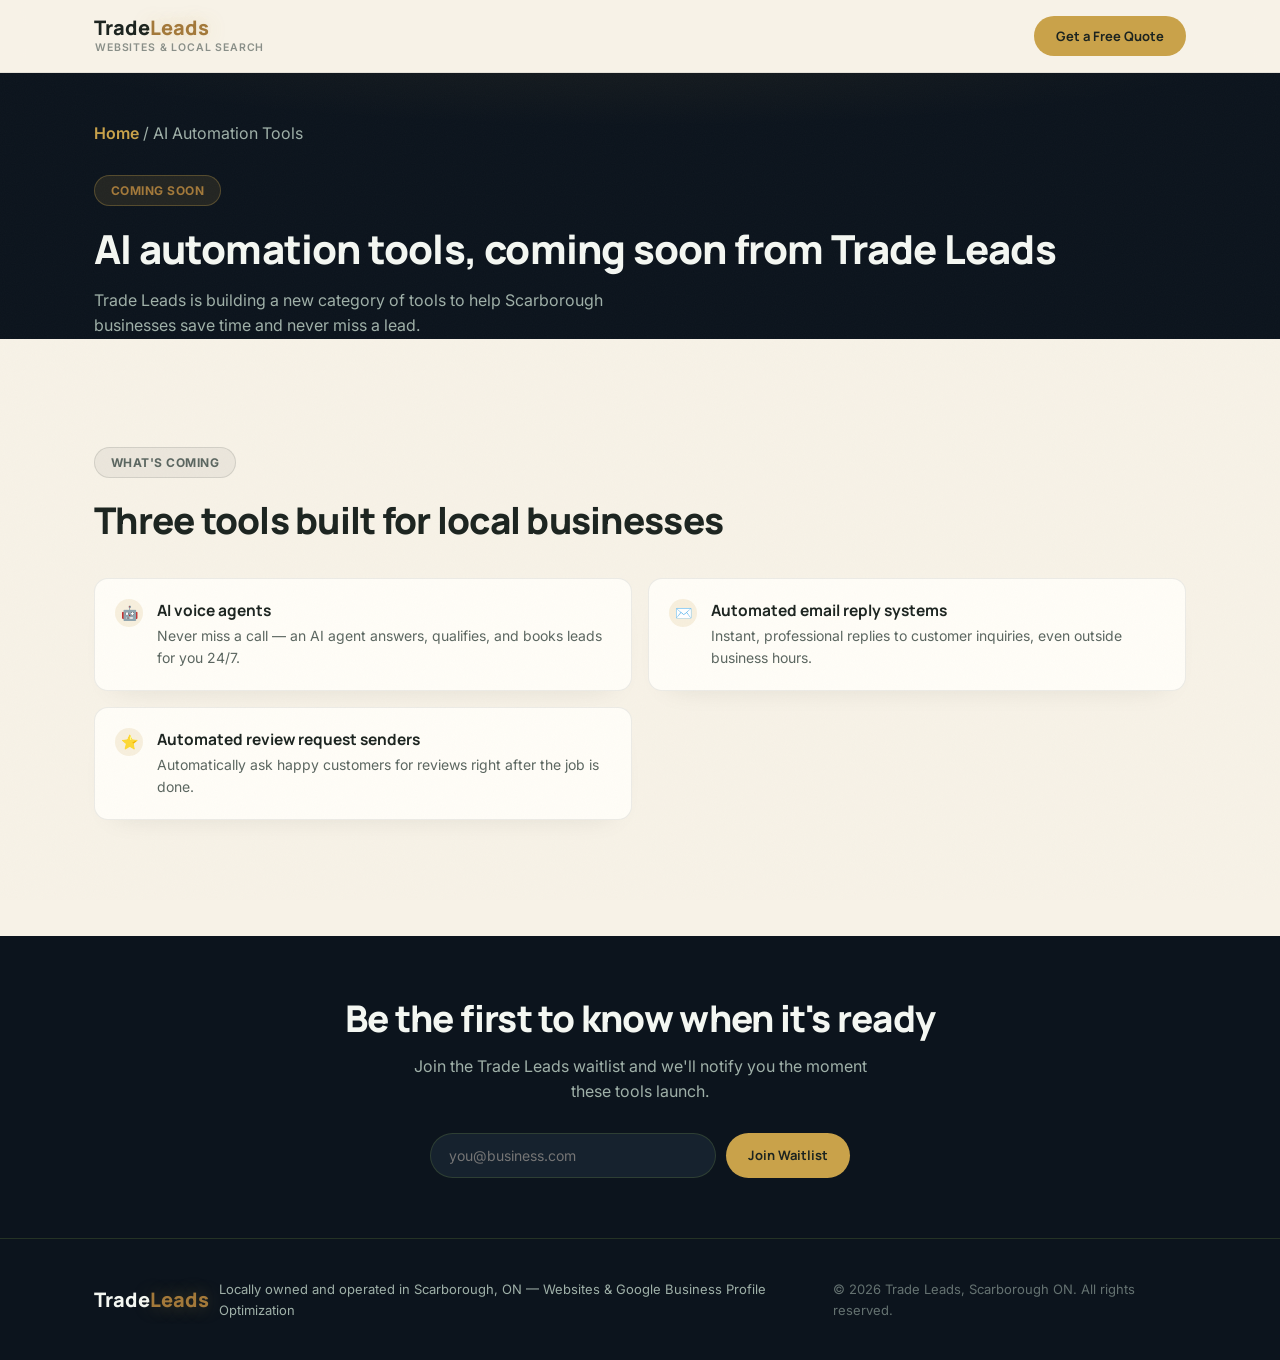
<file: ai-automation.html>
<!DOCTYPE html>
<html lang="en">
<head>
<meta charset="UTF-8">
<meta name="viewport" content="width=device-width, initial-scale=1.0">
<title>AI Automation Tools — Coming Soon | Trade Leads</title>
<meta name="description" content="AI voice agents, automated email reply systems, and automated review request senders — coming soon from Trade Leads.">
<link rel="preconnect" href="https://fonts.googleapis.com">
<link rel="preconnect" href="https://fonts.gstatic.com" crossorigin>
<link href="https://fonts.googleapis.com/css2?family=Manrope:wght@500;600;700;800&family=Inter:wght@400;500;600&display=swap" rel="stylesheet">
<link rel="stylesheet" href="styles.css">
<link rel="stylesheet" href="subpage.css">
</head>
<body>
<div class="grain"></div>

<header class="site-header">
  <div class="wrap header-row">
    <div class="logo-block">
      <a href="index.html" class="logo">Trade<span>Leads</span></a>
      <span class="logo-tagline">Websites &amp; Local Search</span>
    </div>
    <a href="index.html#contact" class="btn btn-primary btn-small">Get a Free Quote</a>
  </div>
</header>

<section class="page-hero">
  <div class="wrap">
    <p class="breadcrumb"><a href="index.html">Home</a> / AI Automation Tools</p>
    <span class="badge">Coming Soon</span>
    <h1>AI automation tools, coming soon from Trade Leads</h1>
    <p>Trade Leads is building a new category of tools to help Scarborough businesses save time and never miss a lead.</p>
  </div>
</section>

<section>
  <div class="wrap">
    <span class="badge badge-light">What's Coming</span>
    <h2 class="reveal">Three tools built for local businesses</h2>
    <div class="feature-list">
      <div class="feature-item reveal">
        <span class="check">🤖</span>
        <div><h4>AI voice agents</h4><p>Never miss a call — an AI agent answers, qualifies, and books leads for you 24/7.</p></div>
      </div>
      <div class="feature-item reveal">
        <span class="check">✉️</span>
        <div><h4>Automated email reply systems</h4><p>Instant, professional replies to customer inquiries, even outside business hours.</p></div>
      </div>
      <div class="feature-item reveal">
        <span class="check">⭐</span>
        <div><h4>Automated review request senders</h4><p>Automatically ask happy customers for reviews right after the job is done.</p></div>
      </div>
    </div>
  </div>
</section>

<section class="page-cta-block">
  <div class="wrap">
    <h2>Be the first to know when it's ready</h2>
    <p>Join the Trade Leads waitlist and we'll notify you the moment these tools launch.</p>
    <form class="waitlist-form" onsubmit="event.preventDefault(); this.querySelector('.waitlist-success').style.display='block'; this.querySelector('input').value='';">
      <input type="email" placeholder="you@business.com" required>
      <button type="submit" class="btn btn-primary btn-small">Join Waitlist</button>
    </form>
    <p class="waitlist-success">You're on the list — Trade Leads will be in touch when it's ready.</p>
  </div>
</section>

<footer class="site-footer">
  <div class="wrap footer-row">
    <a href="index.html" class="logo">Trade<span>Leads</span></a>
    <p>Locally owned and operated in Scarborough, ON — Websites & Google Business Profile Optimization</p>
    <p class="copyright">© 2026 Trade Leads, Scarborough ON. All rights reserved.</p>
  </div>
</footer>

<script src="script.js"></script>
</body>
</html>
</file>
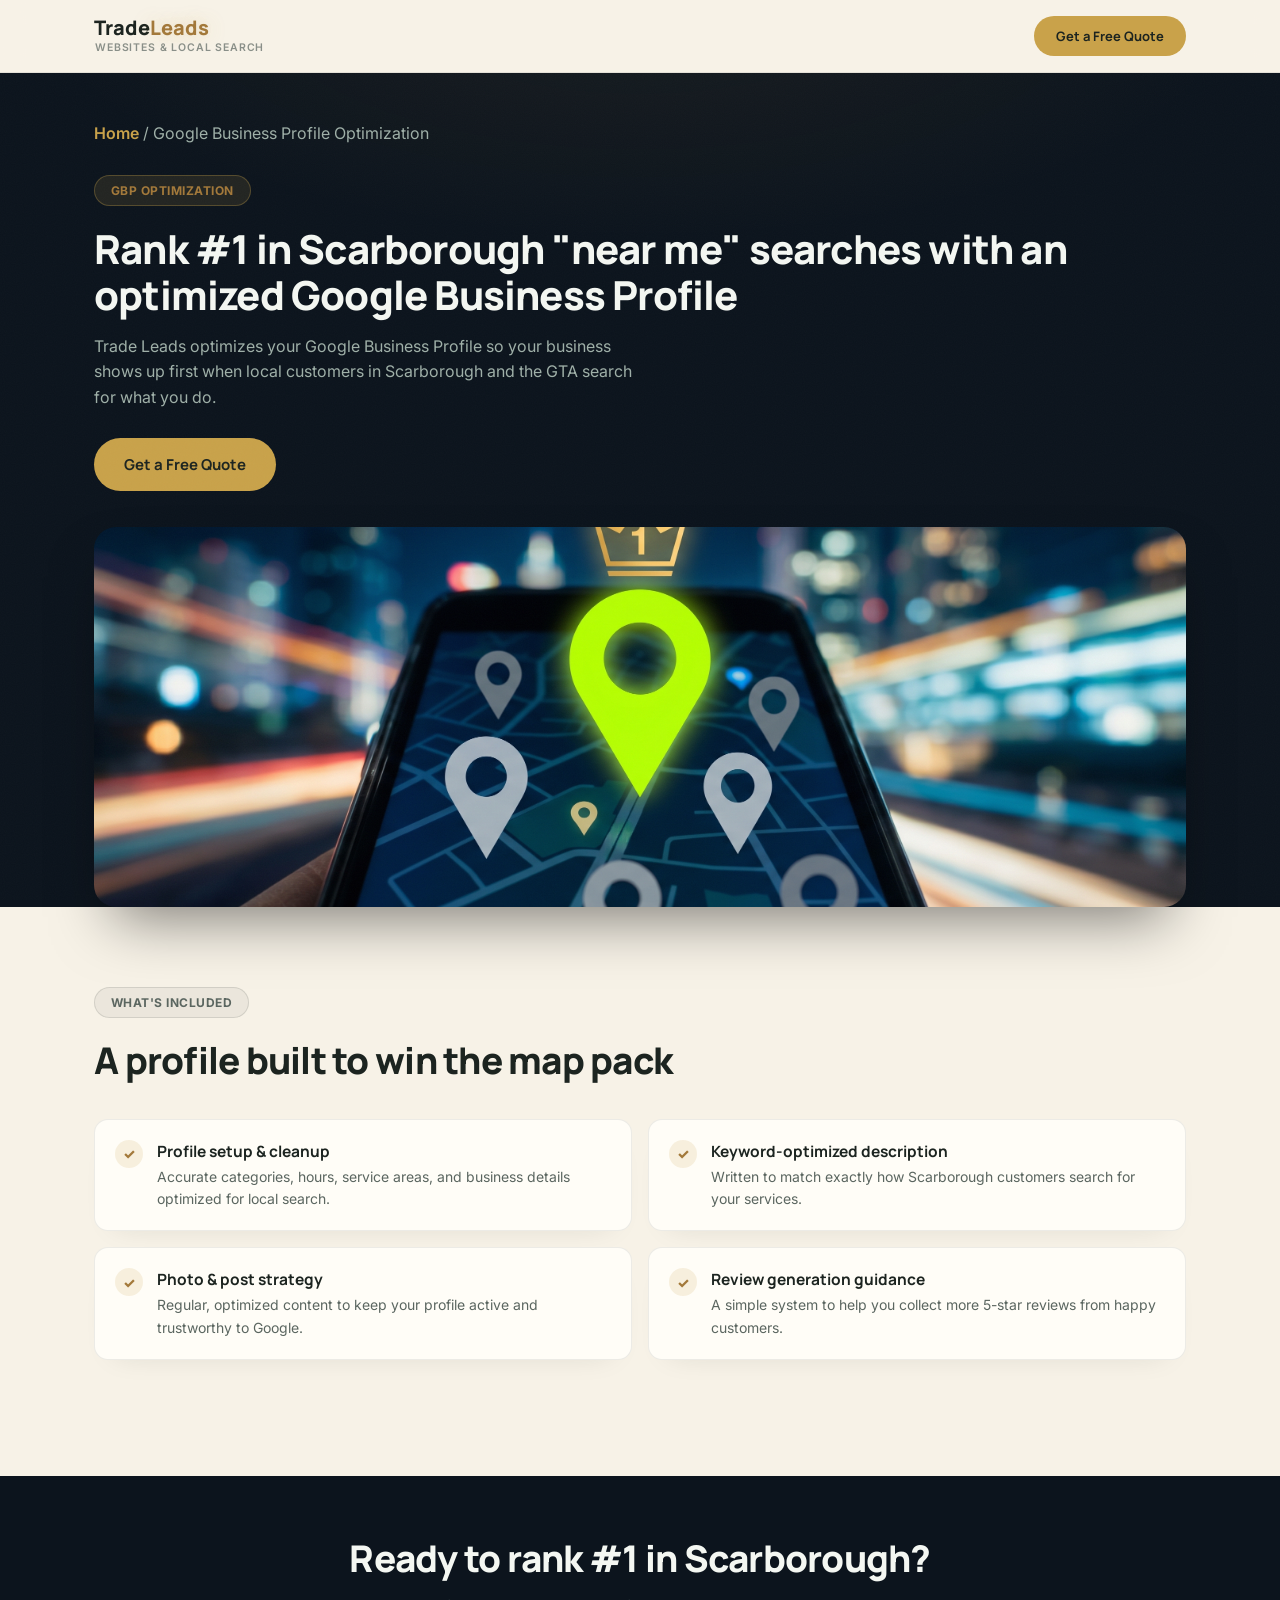
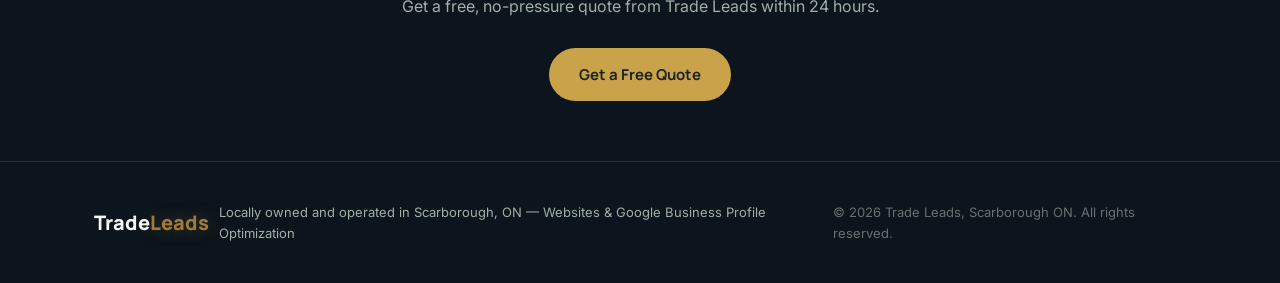
<file: gbp-optimization.html>
<!DOCTYPE html>
<html lang="en">
<head>
<meta charset="UTF-8">
<meta name="viewport" content="width=device-width, initial-scale=1.0">
<title>Google Business Profile Optimization — Trade Leads | Scarborough</title>
<meta name="description" content="Trade Leads optimizes Google Business Profiles for Scarborough and GTA businesses, helping you rank higher in near me searches and generate more leads.">
<link rel="preconnect" href="https://fonts.googleapis.com">
<link rel="preconnect" href="https://fonts.gstatic.com" crossorigin>
<link href="https://fonts.googleapis.com/css2?family=Manrope:wght@500;600;700;800&family=Inter:wght@400;500;600&display=swap" rel="stylesheet">
<link rel="stylesheet" href="styles.css">
<link rel="stylesheet" href="subpage.css">
</head>
<body>
<div class="grain"></div>

<header class="site-header">
  <div class="wrap header-row">
    <div class="logo-block">
      <a href="index.html" class="logo">Trade<span>Leads</span></a>
      <span class="logo-tagline">Websites &amp; Local Search</span>
    </div>
    <a href="index.html#contact" class="btn btn-primary btn-small">Get a Free Quote</a>
  </div>
</header>

<section class="page-hero">
  <div class="wrap">
    <p class="breadcrumb"><a href="index.html">Home</a> / Google Business Profile Optimization</p>
    <span class="badge">GBP Optimization</span>
    <h1>Rank #1 in Scarborough "near me" searches with an optimized Google Business Profile</h1>
    <p>Trade Leads optimizes your Google Business Profile so your business shows up first when local customers in Scarborough and the GTA search for what you do.</p>
    <a href="index.html#contact" class="btn btn-primary">Get a Free Quote</a>
    <div class="page-hero-img">
      <img src="images/gbp-pin-crown.jpg" alt="Phone showing a business ranked first on Google Maps with a crown icon" loading="lazy">
    </div>
  </div>
</section>

<section>
  <div class="wrap">
    <span class="badge badge-light">What's Included</span>
    <h2 class="reveal">A profile built to win the map pack</h2>
    <div class="feature-list">
      <div class="feature-item reveal">
        <span class="check">✓</span>
        <div><h4>Profile setup & cleanup</h4><p>Accurate categories, hours, service areas, and business details optimized for local search.</p></div>
      </div>
      <div class="feature-item reveal">
        <span class="check">✓</span>
        <div><h4>Keyword-optimized description</h4><p>Written to match exactly how Scarborough customers search for your services.</p></div>
      </div>
      <div class="feature-item reveal">
        <span class="check">✓</span>
        <div><h4>Photo & post strategy</h4><p>Regular, optimized content to keep your profile active and trustworthy to Google.</p></div>
      </div>
      <div class="feature-item reveal">
        <span class="check">✓</span>
        <div><h4>Review generation guidance</h4><p>A simple system to help you collect more 5-star reviews from happy customers.</p></div>
      </div>
    </div>
  </div>
</section>

<section class="page-cta-block">
  <div class="wrap">
    <h2>Ready to rank #1 in Scarborough?</h2>
    <p>Get a free, no-pressure quote from Trade Leads within 24 hours.</p>
    <a href="index.html#contact" class="btn btn-primary">Get a Free Quote</a>
  </div>
</section>

<footer class="site-footer">
  <div class="wrap footer-row">
    <a href="index.html" class="logo">Trade<span>Leads</span></a>
    <p>Locally owned and operated in Scarborough, ON — Websites & Google Business Profile Optimization</p>
    <p class="copyright">© 2026 Trade Leads, Scarborough ON. All rights reserved.</p>
  </div>
</footer>

<script src="script.js"></script>
</body>
</html>
</file>
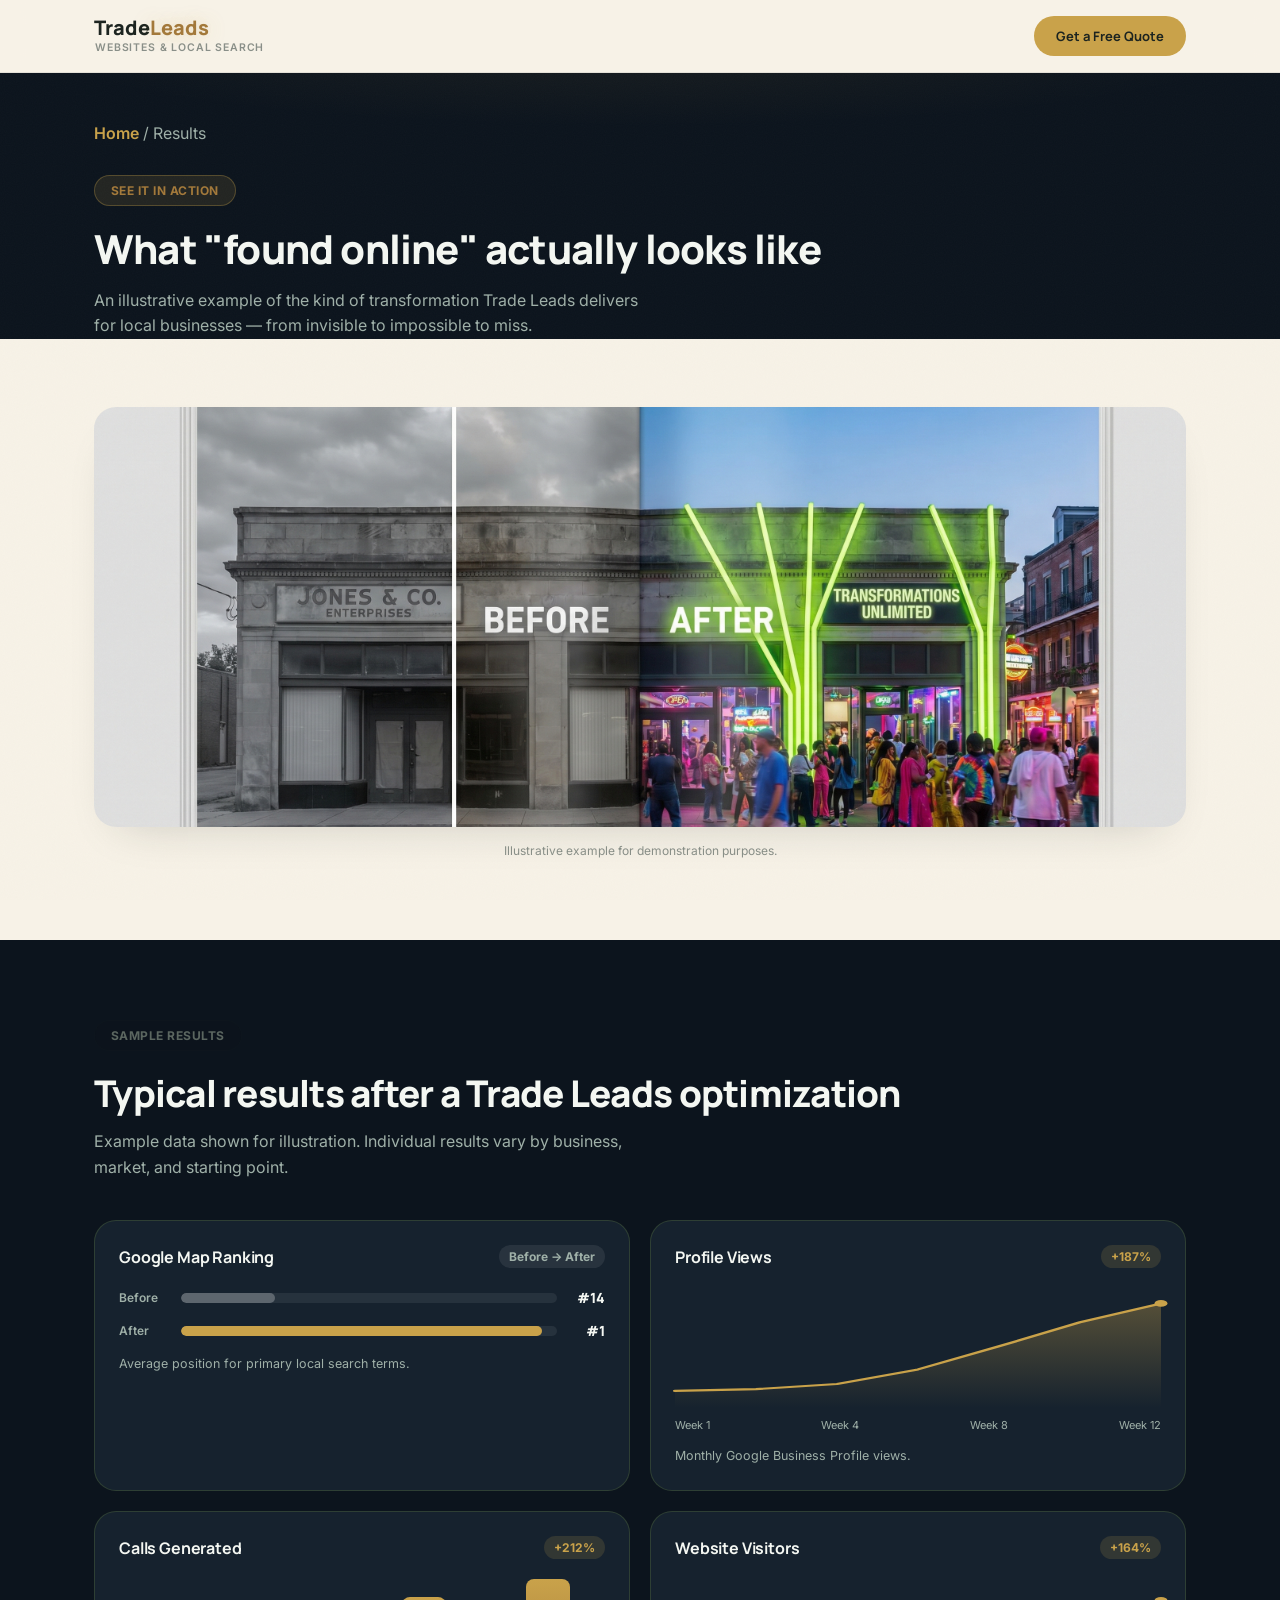
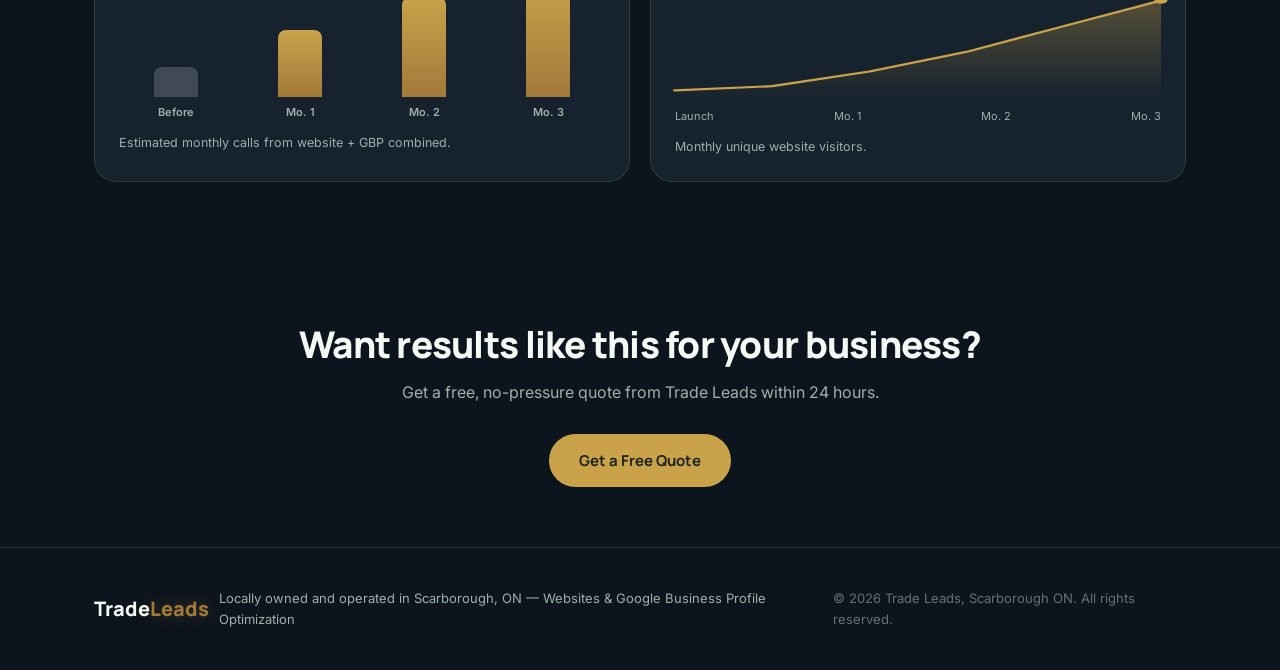
<file: results.html>
<!DOCTYPE html>
<html lang="en">
<head>
<meta charset="UTF-8">
<meta name="viewport" content="width=device-width, initial-scale=1.0">
<title>Results — Trade Leads | Real Before & After Performance</title>
<meta name="description" content="See the kind of before-and-after results Trade Leads delivers for Scarborough and GTA businesses — ranking, profile views, and calls generated.">
<link rel="preconnect" href="https://fonts.googleapis.com">
<link rel="preconnect" href="https://fonts.gstatic.com" crossorigin>
<link href="https://fonts.googleapis.com/css2?family=Manrope:wght@500;600;700;800&family=Inter:wght@400;500;600&display=swap" rel="stylesheet">
<link rel="stylesheet" href="styles.css">
<link rel="stylesheet" href="subpage.css">
<link rel="stylesheet" href="results.css">
</head>
<body>
<div class="grain"></div>

<header class="site-header">
  <div class="wrap header-row">
    <div class="logo-block">
      <a href="index.html" class="logo">Trade<span>Leads</span></a>
      <span class="logo-tagline">Websites &amp; Local Search</span>
    </div>
    <a href="index.html#contact" class="btn btn-primary btn-small">Get a Free Quote</a>
  </div>
</header>

<section class="page-hero">
  <div class="wrap">
    <p class="breadcrumb"><a href="index.html">Home</a> / Results</p>
    <span class="badge">See It In Action</span>
    <h1>What "found online" actually looks like</h1>
    <p>An illustrative example of the kind of transformation Trade Leads delivers for local businesses — from invisible to impossible to miss.</p>
  </div>
</section>

<section class="before-after-section">
  <div class="wrap">
    <div class="ba-image reveal">
      <img src="images/before-after.jpg" alt="Before and after example of a business storefront transformation" loading="lazy">
    </div>
    <p class="example-note">Illustrative example for demonstration purposes.</p>
  </div>
</section>

<section class="stats-section">
  <div class="wrap">
    <span class="badge badge-light">Sample Results</span>
    <h2 class="reveal">Typical results after a Trade Leads optimization</h2>
    <p class="section-sub reveal">Example data shown for illustration. Individual results vary by business, market, and starting point.</p>

    <div class="chart-grid">

      <div class="chart-card reveal">
        <div class="chart-card-head">
          <h3>Google Map Ranking</h3>
          <span class="chart-tag">Before → After</span>
        </div>
        <div class="rank-chart">
          <div class="rank-row">
            <span class="rank-label">Before</span>
            <div class="rank-track"><div class="rank-fill rank-before"></div></div>
            <span class="rank-value">#14</span>
          </div>
          <div class="rank-row">
            <span class="rank-label">After</span>
            <div class="rank-track"><div class="rank-fill rank-after"></div></div>
            <span class="rank-value">#1</span>
          </div>
        </div>
        <p class="chart-caption">Average position for primary local search terms.</p>
      </div>

      <div class="chart-card reveal">
        <div class="chart-card-head">
          <h3>Profile Views</h3>
          <span class="chart-tag chart-tag-up">+187%</span>
        </div>
        <svg class="line-chart" viewBox="0 0 300 140" preserveAspectRatio="none">
          <defs>
            <linearGradient id="areaFill" x1="0" y1="0" x2="0" y2="1">
              <stop offset="0%" stop-color="#c9a24a" stop-opacity="0.35"/>
              <stop offset="100%" stop-color="#c9a24a" stop-opacity="0"/>
            </linearGradient>
          </defs>
          <polyline class="line-area" fill="url(#areaFill)" points="0,120 50,118 100,112 150,95 200,68 250,40 300,18 300,140 0,140"/>
          <polyline class="line-stroke" points="0,120 50,118 100,112 150,95 200,68 250,40 300,18"/>
          <circle cx="300" cy="18" r="4" class="line-dot"/>
        </svg>
        <div class="chart-axis-labels"><span>Week 1</span><span>Week 4</span><span>Week 8</span><span>Week 12</span></div>
        <p class="chart-caption">Monthly Google Business Profile views.</p>
      </div>

      <div class="chart-card reveal">
        <div class="chart-card-head">
          <h3>Calls Generated</h3>
          <span class="chart-tag chart-tag-up">+212%</span>
        </div>
        <div class="bar-chart">
          <div class="bar-col"><div class="bar bar-before" style="--target-height:22%"></div><span>Before</span></div>
          <div class="bar-col"><div class="bar bar-after" style="--target-height:48%"></div><span>Mo. 1</span></div>
          <div class="bar-col"><div class="bar bar-after" style="--target-height:72%"></div><span>Mo. 2</span></div>
          <div class="bar-col"><div class="bar bar-after" style="--target-height:100%"></div><span>Mo. 3</span></div>
        </div>
        <p class="chart-caption">Estimated monthly calls from website + GBP combined.</p>
      </div>

      <div class="chart-card reveal">
        <div class="chart-card-head">
          <h3>Website Visitors</h3>
          <span class="chart-tag chart-tag-up">+164%</span>
        </div>
        <svg class="line-chart" viewBox="0 0 300 140" preserveAspectRatio="none">
          <defs>
            <linearGradient id="areaFill2" x1="0" y1="0" x2="0" y2="1">
              <stop offset="0%" stop-color="#c9a24a" stop-opacity="0.35"/>
              <stop offset="100%" stop-color="#c9a24a" stop-opacity="0"/>
            </linearGradient>
          </defs>
          <polyline class="line-area" fill="url(#areaFill2)" points="0,130 60,125 120,108 180,85 240,55 300,25 300,140 0,140"/>
          <polyline class="line-stroke" points="0,130 60,125 120,108 180,85 240,55 300,25"/>
          <circle cx="300" cy="25" r="4" class="line-dot"/>
        </svg>
        <div class="chart-axis-labels"><span>Launch</span><span>Mo. 1</span><span>Mo. 2</span><span>Mo. 3</span></div>
        <p class="chart-caption">Monthly unique website visitors.</p>
      </div>

    </div>
  </div>
</section>

<section class="page-cta-block">
  <div class="wrap">
    <h2>Want results like this for your business?</h2>
    <p>Get a free, no-pressure quote from Trade Leads within 24 hours.</p>
    <a href="index.html#contact" class="btn btn-primary">Get a Free Quote</a>
  </div>
</section>

<footer class="site-footer">
  <div class="wrap footer-row">
    <a href="index.html" class="logo">Trade<span>Leads</span></a>
    <p>Locally owned and operated in Scarborough, ON — Websites & Google Business Profile Optimization</p>
    <p class="copyright">© 2026 Trade Leads, Scarborough ON. All rights reserved.</p>
  </div>
</footer>

<script src="script.js"></script>
</body>
</html>
</file>
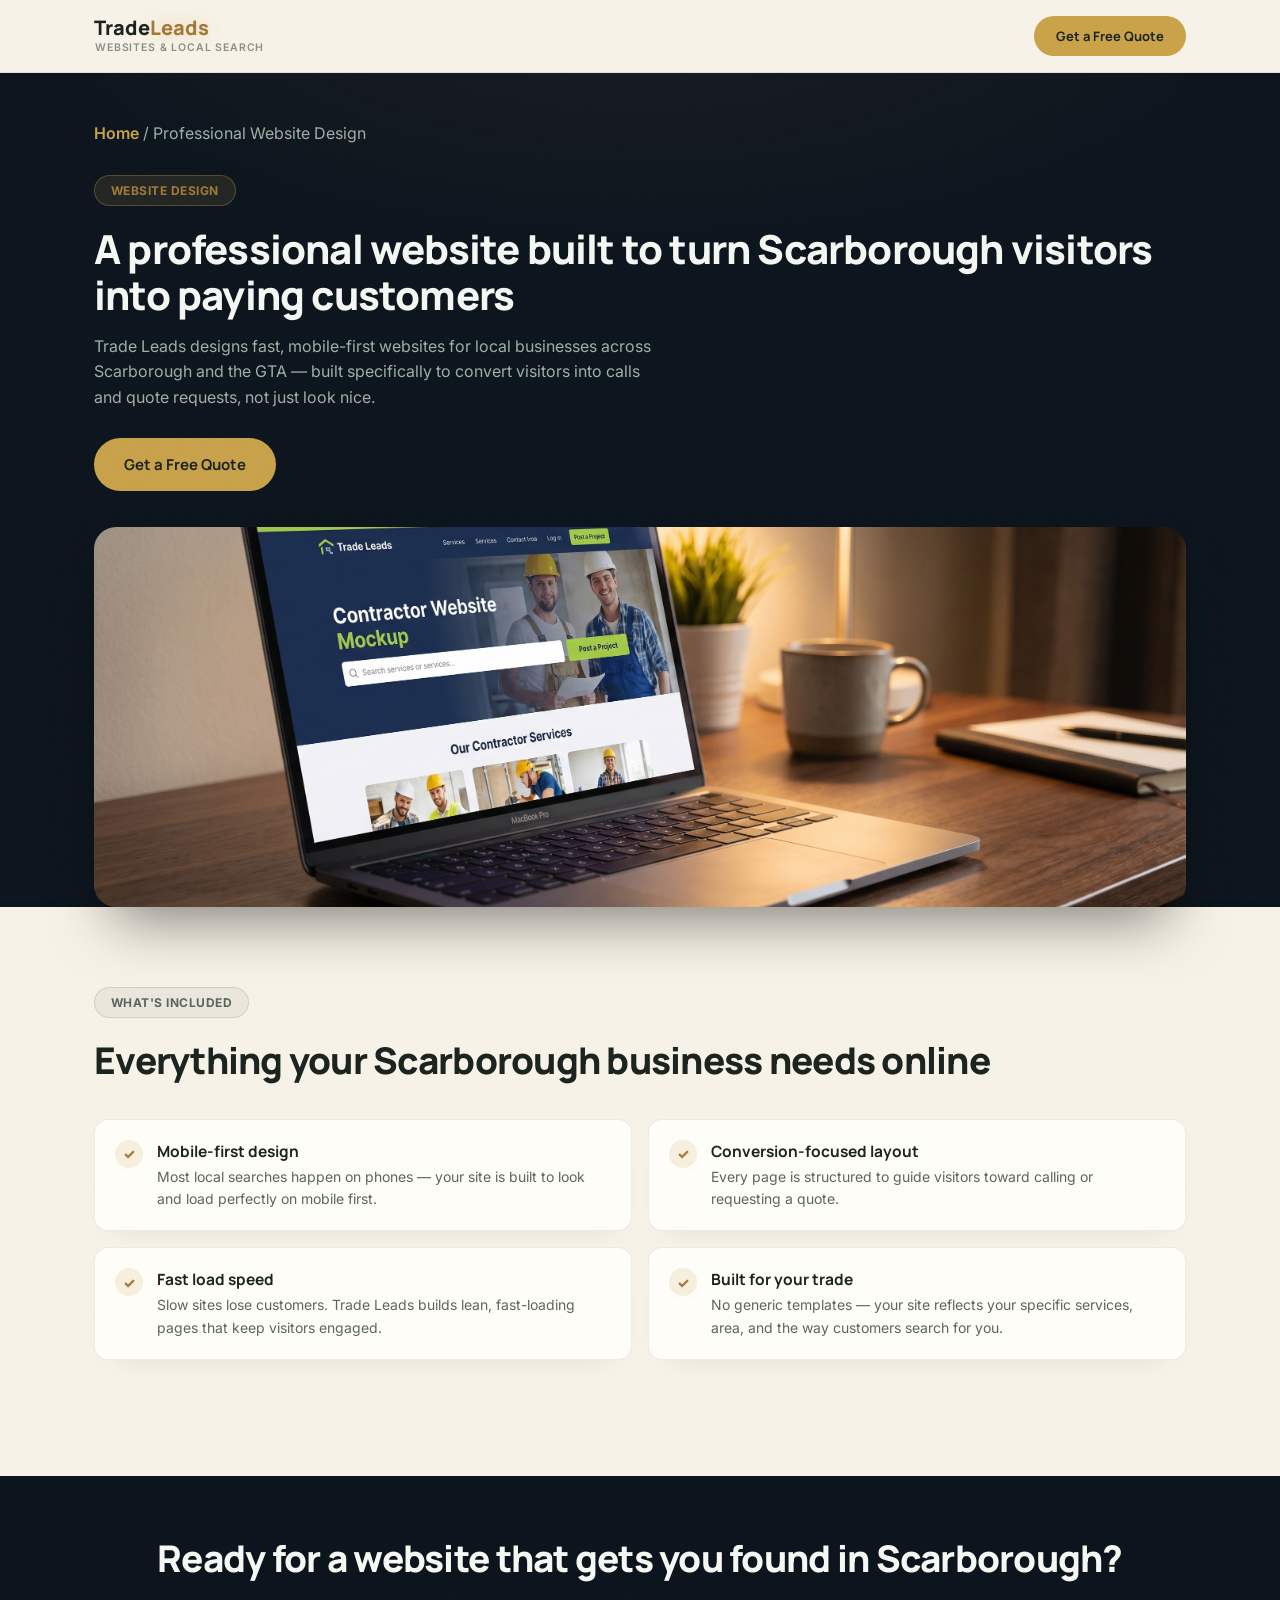
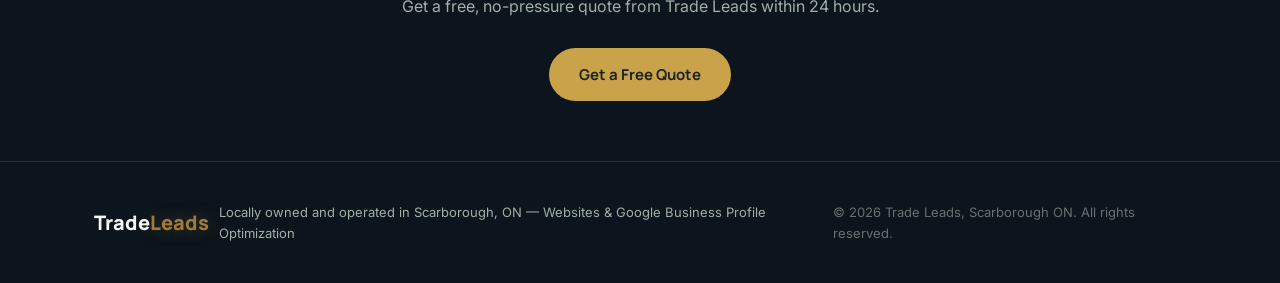
<file: website-design.html>
<!DOCTYPE html>
<html lang="en">
<head>
<meta charset="UTF-8">
<meta name="viewport" content="width=device-width, initial-scale=1.0">
<title>Professional Website Design — Trade Leads | Scarborough</title>
<meta name="description" content="Trade Leads builds fast, mobile-first professional websites for Scarborough and GTA businesses, designed to convert visitors into calls.">
<link rel="preconnect" href="https://fonts.googleapis.com">
<link rel="preconnect" href="https://fonts.gstatic.com" crossorigin>
<link href="https://fonts.googleapis.com/css2?family=Manrope:wght@500;600;700;800&family=Inter:wght@400;500;600&display=swap" rel="stylesheet">
<link rel="stylesheet" href="styles.css">
<link rel="stylesheet" href="subpage.css">
</head>
<body>
<div class="grain"></div>

<header class="site-header">
  <div class="wrap header-row">
    <div class="logo-block">
      <a href="index.html" class="logo">Trade<span>Leads</span></a>
      <span class="logo-tagline">Websites &amp; Local Search</span>
    </div>
    <a href="index.html#contact" class="btn btn-primary btn-small">Get a Free Quote</a>
  </div>
</header>

<section class="page-hero">
  <div class="wrap">
    <p class="breadcrumb"><a href="index.html">Home</a> / Professional Website Design</p>
    <span class="badge">Website Design</span>
    <h1>A professional website built to turn Scarborough visitors into paying customers</h1>
    <p>Trade Leads designs fast, mobile-first websites for local businesses across Scarborough and the GTA — built specifically to convert visitors into calls and quote requests, not just look nice.</p>
    <a href="index.html#contact" class="btn btn-primary">Get a Free Quote</a>
    <div class="page-hero-img">
      <img src="images/laptop-desk.jpg" alt="Laptop on a desk showing a professional contractor website" loading="lazy">
    </div>
  </div>
</section>

<section>
  <div class="wrap">
    <span class="badge badge-light">What's Included</span>
    <h2 class="reveal">Everything your Scarborough business needs online</h2>
    <div class="feature-list">
      <div class="feature-item reveal">
        <span class="check">✓</span>
        <div><h4>Mobile-first design</h4><p>Most local searches happen on phones — your site is built to look and load perfectly on mobile first.</p></div>
      </div>
      <div class="feature-item reveal">
        <span class="check">✓</span>
        <div><h4>Conversion-focused layout</h4><p>Every page is structured to guide visitors toward calling or requesting a quote.</p></div>
      </div>
      <div class="feature-item reveal">
        <span class="check">✓</span>
        <div><h4>Fast load speed</h4><p>Slow sites lose customers. Trade Leads builds lean, fast-loading pages that keep visitors engaged.</p></div>
      </div>
      <div class="feature-item reveal">
        <span class="check">✓</span>
        <div><h4>Built for your trade</h4><p>No generic templates — your site reflects your specific services, area, and the way customers search for you.</p></div>
      </div>
    </div>
  </div>
</section>

<section class="page-cta-block">
  <div class="wrap">
    <h2>Ready for a website that gets you found in Scarborough?</h2>
    <p>Get a free, no-pressure quote from Trade Leads within 24 hours.</p>
    <a href="index.html#contact" class="btn btn-primary">Get a Free Quote</a>
  </div>
</section>

<footer class="site-footer">
  <div class="wrap footer-row">
    <a href="index.html" class="logo">Trade<span>Leads</span></a>
    <p>Locally owned and operated in Scarborough, ON — Websites & Google Business Profile Optimization</p>
    <p class="copyright">© 2026 Trade Leads, Scarborough ON. All rights reserved.</p>
  </div>
</footer>

<script src="script.js"></script>
</body>
</html>
</file>
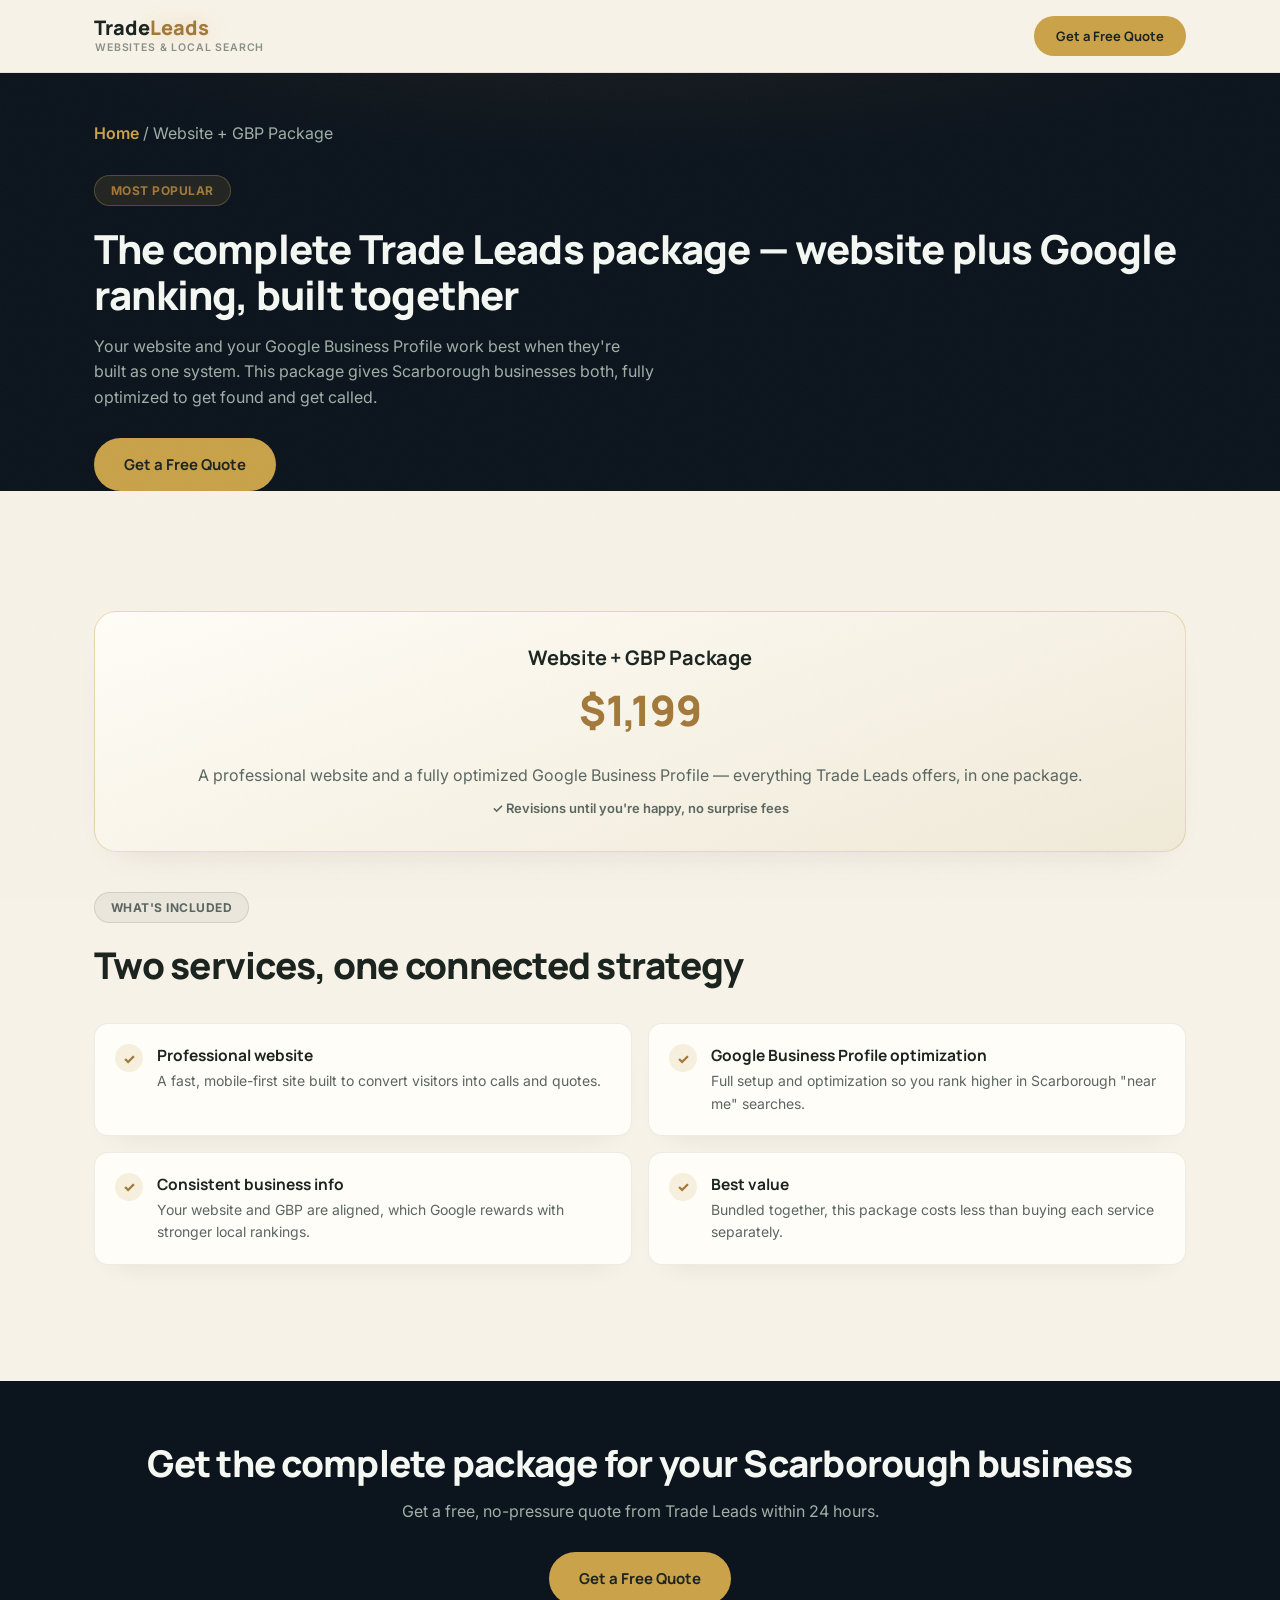
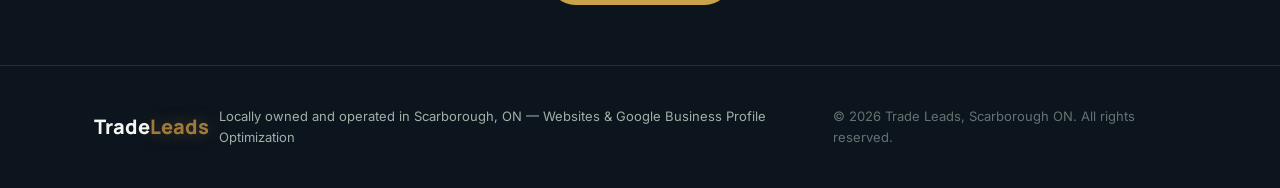
<file: website-gbp-package.html>
<!DOCTYPE html>
<html lang="en">
<head>
<meta charset="UTF-8">
<meta name="viewport" content="width=device-width, initial-scale=1.0">
<title>Website + GBP Package — Trade Leads | $1,199 | Scarborough</title>
<meta name="description" content="The complete Trade Leads package: a professional website plus full Google Business Profile optimization for $1,199. Built for Scarborough and GTA businesses.">
<link rel="preconnect" href="https://fonts.googleapis.com">
<link rel="preconnect" href="https://fonts.gstatic.com" crossorigin>
<link href="https://fonts.googleapis.com/css2?family=Manrope:wght@500;600;700;800&family=Inter:wght@400;500;600&display=swap" rel="stylesheet">
<link rel="stylesheet" href="styles.css">
<link rel="stylesheet" href="subpage.css">
</head>
<body>
<div class="grain"></div>

<header class="site-header">
  <div class="wrap header-row">
    <div class="logo-block">
      <a href="index.html" class="logo">Trade<span>Leads</span></a>
      <span class="logo-tagline">Websites &amp; Local Search</span>
    </div>
    <a href="index.html#contact" class="btn btn-primary btn-small">Get a Free Quote</a>
  </div>
</header>

<section class="page-hero">
  <div class="wrap">
    <p class="breadcrumb"><a href="index.html">Home</a> / Website + GBP Package</p>
    <span class="badge">Most Popular</span>
    <h1>The complete Trade Leads package — website plus Google ranking, built together</h1>
    <p>Your website and your Google Business Profile work best when they're built as one system. This package gives Scarborough businesses both, fully optimized to get found and get called.</p>
    <a href="index.html#contact" class="btn btn-primary">Get a Free Quote</a>
  </div>
</section>

<section>
  <div class="wrap">
    <div class="pricing-callout reveal">
      <h3>Website + GBP Package</h3>
      <p class="price">$1,199</p>
      <p>A professional website and a fully optimized Google Business Profile — everything Trade Leads offers, in one package.</p>
      <p class="guarantee-line">✓ Revisions until you're happy, no surprise fees</p>
    </div>

    <span class="badge badge-light">What's Included</span>
    <h2 class="reveal">Two services, one connected strategy</h2>
    <div class="feature-list">
      <div class="feature-item reveal">
        <span class="check">✓</span>
        <div><h4>Professional website</h4><p>A fast, mobile-first site built to convert visitors into calls and quotes.</p></div>
      </div>
      <div class="feature-item reveal">
        <span class="check">✓</span>
        <div><h4>Google Business Profile optimization</h4><p>Full setup and optimization so you rank higher in Scarborough "near me" searches.</p></div>
      </div>
      <div class="feature-item reveal">
        <span class="check">✓</span>
        <div><h4>Consistent business info</h4><p>Your website and GBP are aligned, which Google rewards with stronger local rankings.</p></div>
      </div>
      <div class="feature-item reveal">
        <span class="check">✓</span>
        <div><h4>Best value</h4><p>Bundled together, this package costs less than buying each service separately.</p></div>
      </div>
    </div>
  </div>
</section>

<section class="page-cta-block">
  <div class="wrap">
    <h2>Get the complete package for your Scarborough business</h2>
    <p>Get a free, no-pressure quote from Trade Leads within 24 hours.</p>
    <a href="index.html#contact" class="btn btn-primary">Get a Free Quote</a>
  </div>
</section>

<footer class="site-footer">
  <div class="wrap footer-row">
    <a href="index.html" class="logo">Trade<span>Leads</span></a>
    <p>Locally owned and operated in Scarborough, ON — Websites & Google Business Profile Optimization</p>
    <p class="copyright">© 2026 Trade Leads, Scarborough ON. All rights reserved.</p>
  </div>
</footer>

<script src="script.js"></script>
</body>
</html>
</file>
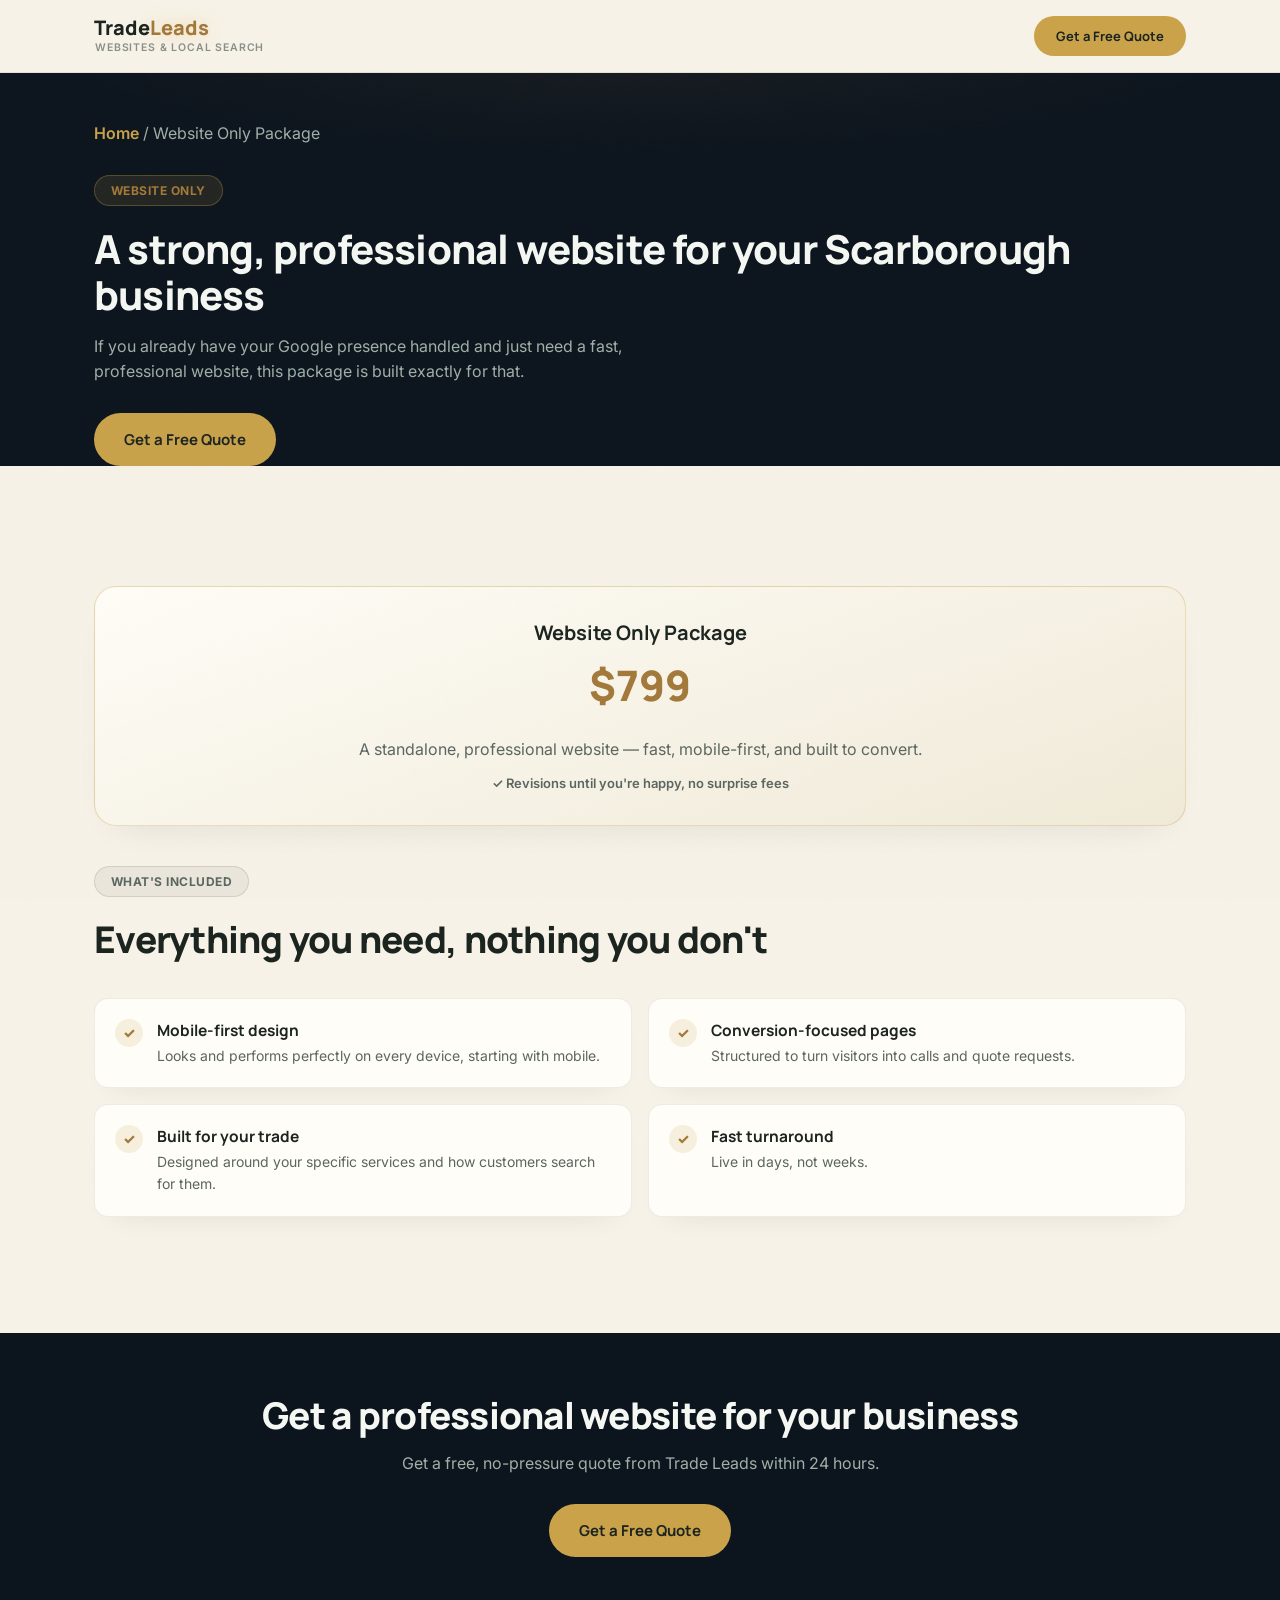
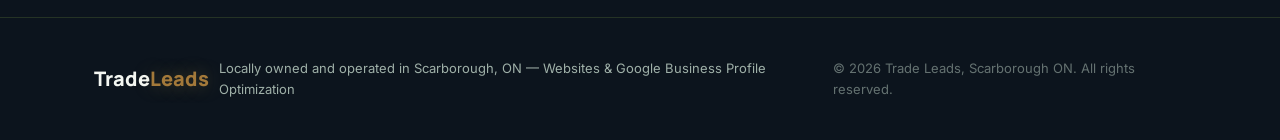
<file: website-only.html>
<!DOCTYPE html>
<html lang="en">
<head>
<meta charset="UTF-8">
<meta name="viewport" content="width=device-width, initial-scale=1.0">
<title>Website Only Package — Trade Leads | $799 | Scarborough</title>
<meta name="description" content="A standalone professional website from Trade Leads for $799. Built for Scarborough and GTA businesses that need a strong online presence.">
<link rel="preconnect" href="https://fonts.googleapis.com">
<link rel="preconnect" href="https://fonts.gstatic.com" crossorigin>
<link href="https://fonts.googleapis.com/css2?family=Manrope:wght@500;600;700;800&family=Inter:wght@400;500;600&display=swap" rel="stylesheet">
<link rel="stylesheet" href="styles.css">
<link rel="stylesheet" href="subpage.css">
</head>
<body>
<div class="grain"></div>

<header class="site-header">
  <div class="wrap header-row">
    <div class="logo-block">
      <a href="index.html" class="logo">Trade<span>Leads</span></a>
      <span class="logo-tagline">Websites &amp; Local Search</span>
    </div>
    <a href="index.html#contact" class="btn btn-primary btn-small">Get a Free Quote</a>
  </div>
</header>

<section class="page-hero">
  <div class="wrap">
    <p class="breadcrumb"><a href="index.html">Home</a> / Website Only Package</p>
    <span class="badge">Website Only</span>
    <h1>A strong, professional website for your Scarborough business</h1>
    <p>If you already have your Google presence handled and just need a fast, professional website, this package is built exactly for that.</p>
    <a href="index.html#contact" class="btn btn-primary">Get a Free Quote</a>
  </div>
</section>

<section>
  <div class="wrap">
    <div class="pricing-callout reveal">
      <h3>Website Only Package</h3>
      <p class="price">$799</p>
      <p>A standalone, professional website — fast, mobile-first, and built to convert.</p>
      <p class="guarantee-line">✓ Revisions until you're happy, no surprise fees</p>
    </div>

    <span class="badge badge-light">What's Included</span>
    <h2 class="reveal">Everything you need, nothing you don't</h2>
    <div class="feature-list">
      <div class="feature-item reveal">
        <span class="check">✓</span>
        <div><h4>Mobile-first design</h4><p>Looks and performs perfectly on every device, starting with mobile.</p></div>
      </div>
      <div class="feature-item reveal">
        <span class="check">✓</span>
        <div><h4>Conversion-focused pages</h4><p>Structured to turn visitors into calls and quote requests.</p></div>
      </div>
      <div class="feature-item reveal">
        <span class="check">✓</span>
        <div><h4>Built for your trade</h4><p>Designed around your specific services and how customers search for them.</p></div>
      </div>
      <div class="feature-item reveal">
        <span class="check">✓</span>
        <div><h4>Fast turnaround</h4><p>Live in days, not weeks.</p></div>
      </div>
    </div>
  </div>
</section>

<section class="page-cta-block">
  <div class="wrap">
    <h2>Get a professional website for your business</h2>
    <p>Get a free, no-pressure quote from Trade Leads within 24 hours.</p>
    <a href="index.html#contact" class="btn btn-primary">Get a Free Quote</a>
  </div>
</section>

<footer class="site-footer">
  <div class="wrap footer-row">
    <a href="index.html" class="logo">Trade<span>Leads</span></a>
    <p>Locally owned and operated in Scarborough, ON — Websites & Google Business Profile Optimization</p>
    <p class="copyright">© 2026 Trade Leads, Scarborough ON. All rights reserved.</p>
  </div>
</footer>

<script src="script.js"></script>
</body>
</html>
</file>
<file: styles.css>
/* ===== TOKENS ===== */
:root{
  --navy-deep:#0c141d;
  --navy:#101a24;
  --navy-card:#16222e;
  --navy-border:rgba(189,242,84,0.14);
  --lime:#c9a24a;
  --lime-dim:#a3793a;

  --cream:#f7f2e7;
  --cream-card:#fffdf7;
  --cream-border:rgba(20,30,25,0.08);
  --ink:#1c2420;
  --ink-soft:#5b6660;

  --white:#f4f7f2;
  --grey:#9fb0a8;
  --light-bg:#f7f2e7;
  --light-card:#fffdf7;
  --neutral-accent:#e8e3d2;
  --neutral-accent-text:#8a8264;

  --font-display:'Manrope', sans-serif;
  --font-body:'Inter', sans-serif;

  --radius-pill:999px;
  --radius-lg:22px;
  --radius-md:14px;
}

*{margin:0;padding:0;box-sizing:border-box;}
html{scroll-behavior:smooth;}
body{
  font-family:var(--font-body);
  background:var(--cream);
  color:var(--ink);
  overflow-x:hidden;
  -webkit-font-smoothing:antialiased;
}
h1,h2{font-family:var(--font-display); font-weight:800; letter-spacing:-0.02em; color:var(--ink);}
h3{font-family:var(--font-display); font-weight:700; letter-spacing:-0.01em; color:var(--ink);}
p{color:var(--ink-soft); line-height:1.6;}
a{text-decoration:none; color:inherit;}
.wrap{max-width:1140px; margin:0 auto; padding:0 24px;}

@media (prefers-reduced-motion: reduce){
  *{animation-duration:0.01ms !important; transition-duration:0.01ms !important;}
}

/* film grain texture for premium depth */
.grain{
  position:fixed; inset:0; pointer-events:none; z-index:1; opacity:0.025;
  background-image:url("data:image/svg+xml,%3Csvg xmlns='http://www.w3.org/2000/svg' width='100' height='100'%3E%3Cfilter id='n'%3E%3CfeTurbulence type='fractalNoise' baseFrequency='0.9' numOctaves='2' stitchTiles='stitch'/%3E%3C/filter%3E%3Crect width='100%25' height='100%25' filter='url(%23n)'/%3E%3C/svg%3E");
}

/* ===== BUTTONS ===== */
.btn{
  display:inline-flex; align-items:center; justify-content:center; gap:8px;
  padding:16px 30px; border-radius:var(--radius-pill);
  font-family:var(--font-display); font-weight:700; font-size:15px;
  transition:transform 0.25s ease, box-shadow 0.25s ease;
  cursor:pointer; border:none; white-space:nowrap;
}
.btn-primary{
  background:var(--lime); color:var(--ink);
  box-shadow:0 0 0 0 rgba(201,162,74,0.4);
}
.btn-primary:hover{ transform:translateY(-2px) scale(1.02); box-shadow:0 10px 30px -8px rgba(201,162,74,0.5); }
.btn-ghost{
  background:rgba(255,255,255,0.06); color:var(--white);
  border:1px solid rgba(255,255,255,0.16);
}
.btn-ghost:hover{ transform:translateY(-2px); background:rgba(255,255,255,0.1); }
.btn-ghost-light{
  background:transparent; color:var(--ink);
  border:2px solid var(--ink);
}
.btn-ghost-light:hover{ background:var(--ink); color:var(--lime); transform:translateY(-2px); }
.btn-small{ padding:11px 22px; font-size:13px; }
.btn-block{ width:100%; }
.inline-cta-block{ margin-top:40px; display:flex; width:fit-content; margin-left:auto; margin-right:auto; }

.inline-cta{
  display:inline-block; margin-top:16px; font-weight:600; font-size:14px;
  color:var(--lime-dim); border-bottom:1px solid transparent; transition:border-color 0.2s;
}
.inline-cta:hover{ border-color:var(--lime-dim); }

/* ===== BADGES ===== */
.badge{
  display:inline-block; padding:7px 16px; border-radius:var(--radius-pill);
  background:rgba(201,162,74,0.12); border:1px solid rgba(201,162,74,0.3);
  color:var(--lime-dim); font-size:12px; font-weight:700; letter-spacing:0.04em;
  text-transform:uppercase; margin-bottom:20px;
}
.badge-light{
  background:rgba(28,36,32,0.05); border:1px solid rgba(28,36,32,0.12); color:var(--ink-soft);
}

/* ===== HEADER ===== */
.site-header{
  position:sticky; top:0; z-index:50;
  background:rgba(247,242,231,0.88); backdrop-filter:blur(12px);
  border-bottom:1px solid var(--cream-border);
}
.header-row{ display:flex; align-items:center; justify-content:space-between; padding:16px 24px; }
.logo-block{ display:flex; flex-direction:column; gap:3px; }
.logo{ font-family:var(--font-display); font-weight:800; font-size:20px; color:var(--ink); position:relative; line-height:1; }
.logo span{ color:var(--lime-dim); text-shadow:0 0 18px rgba(201,162,74,0.35); }
.logo-tagline{
  font-size:10.5px; font-weight:600; letter-spacing:0.08em; text-transform:uppercase;
  color:var(--ink-soft); opacity:0.7; padding-left:1px;
}

/* ===== HERO ===== */
.hero{
  position:relative; padding:56px 0 72px;
  background:radial-gradient(ellipse 80% 50% at 50% -10%, rgba(201,162,74,0.07), transparent 60%), var(--navy-deep);
}
.hero-grid{ display:grid; gap:56px; }
.rating-strip{
  display:flex; align-items:center; gap:8px; margin-bottom:18px;
}
.rating-strip-center{ justify-content:center; margin:18px auto 36px; }
.rating-strip-center .rating-stars{ color:var(--lime-dim); }
.rating-strip-center .rating-text{ color:var(--ink-soft); }
.rating-strip-center .rating-text strong{ color:var(--ink); }
.rating-stars{ color:var(--lime); font-size:14px; letter-spacing:1px; }
.rating-text{ font-size:13px; color:var(--grey); }
.rating-text strong{ color:var(--white); font-family:var(--font-display); }

.hero-copy h1{ font-size:clamp(2rem, 6vw, 2.6rem); line-height:1.12; margin-bottom:18px; color:var(--white); }
.accent{ color:var(--lime); }
.hero-sub{ font-size:16px; max-width:520px; margin-bottom:32px; color:var(--grey); }
.hero-ctas{ display:flex; gap:14px; flex-wrap:wrap; margin-bottom:40px; }

.hero-stats{ display:flex; gap:14px; flex-wrap:wrap; }
.stat-pill{
  display:flex; flex-direction:column; gap:2px; position:relative;
  background:var(--navy-card); border:1px solid var(--navy-border);
  border-radius:var(--radius-md); padding:14px 18px 14px 20px; min-width:120px;
}
.stat-pill::before{
  content:''; position:absolute; left:0; top:14px; bottom:14px; width:3px;
  background:var(--lime); border-radius:2px;
}
.stat-pill strong{ font-family:var(--font-display); color:var(--white); font-size:20px; }
.stat-pill span{ font-size:12px; color:var(--grey); }

.hero-visual{ position:relative; min-height:340px; }
.card-stack{ position:relative; height:100%; }

.float-card{
  position:absolute; background:var(--navy-card);
  border:1px solid var(--navy-border); border-radius:var(--radius-lg);
  box-shadow:0 30px 60px -20px rgba(0,0,0,0.6);
  padding:18px;
}
.mockup-tilt-1{
  top:0; left:0; width:280px; transform:rotate(-4deg);
}
.mockup-top{ display:flex; gap:6px; margin-bottom:14px; }
.dot{ width:9px; height:9px; border-radius:50%; }
.dot-r{ background:#ff6b6b; } .dot-y{ background:#ffd166; } .dot-g{ background:var(--lime); }
.mock-brand{ font-family:var(--font-display); font-weight:700; font-size:15px; color:var(--white); margin-bottom:4px; }
.mock-tag{ font-size:12px; color:var(--grey); margin-bottom:14px; }
.mock-block{
  height:90px; border-radius:12px; background:linear-gradient(135deg, rgba(201,162,74,0.18), rgba(201,162,74,0.04));
  margin:14px 0; display:flex; flex-direction:column; align-items:center; justify-content:center; gap:2px;
  border:1px solid rgba(201,162,74,0.2);
}
.mock-block-stat{ font-family:var(--font-display); font-weight:800; font-size:28px; color:var(--lime); }
.mock-block-label{ font-size:11px; color:var(--grey); font-weight:600; letter-spacing:0.03em; text-transform:uppercase; }
.mock-cta{
  background:var(--lime); color:var(--ink); font-weight:700; font-size:13px;
  text-align:center; padding:10px; border-radius:var(--radius-pill);
}

.small-card{
  top:200px; right:10px; width:200px; height:140px;
  display:flex; align-items:center; gap:12px; transform:rotate(3deg);
}
.small-card.img-card{ padding:0; overflow:hidden; }
.small-card.img-card img{ width:100%; height:100%; object-fit:cover; display:block; border-radius:var(--radius-lg); }

.area-map{
  margin-top:32px; border-radius:var(--radius-lg); overflow:hidden;
  box-shadow:0 30px 50px -20px rgba(10,17,24,0.25);
}
.area-map img{ width:100%; display:block; max-height:340px; object-fit:cover; }

.badge-floating{
  position:absolute; bottom:0; left:60px;
  background:var(--lime); color:var(--ink); border-radius:var(--radius-md);
  padding:14px 20px; box-shadow:0 20px 40px -12px rgba(201,162,74,0.4);
  display:flex; flex-direction:column;
}
.badge-floating strong{ font-family:var(--font-display); font-size:20px; }
.badge-floating span{ font-size:11px; font-weight:600; opacity:0.75; }

.float-1{ animation:floaty 5s ease-in-out infinite; }
.float-2{ animation:floaty 6s ease-in-out infinite 0.5s; }
.float-3{ animation:floaty 5.5s ease-in-out infinite 1s; }
@keyframes floaty{ 0%,100%{ transform:translateY(0); } 50%{ transform:translateY(-8px); } }

/* ===== SECTION SHARED ===== */
section{ padding:80px 0; }
.section-sub{ max-width:560px; font-size:16px; margin-top:14px; margin-bottom:8px; }
h2{ font-size:clamp(1.7rem, 4vw, 2.3rem); line-height:1.2; }

/* ===== SERVICES ===== */
.services{
  background:var(--cream);
}
.services h2{ color:var(--ink); margin-top:0; }

/* ===== SERVICE CARD TEXTURE ===== */
.service-card{
  background:
    radial-gradient(circle at 15% 0%, rgba(201,162,74,0.08), transparent 45%),
    linear-gradient(155deg, rgba(28,36,32,0.03) 0%, transparent 35%, rgba(201,162,74,0.04) 100%),
    var(--cream-card);
  background-blend-mode:normal;
  border-radius:var(--radius-lg);
  padding:28px; position:relative; border:1px solid var(--cream-border);
  box-shadow:0 16px 36px -26px rgba(28,36,32,0.18);
  transition:transform 0.3s ease, box-shadow 0.3s ease, border-color 0.3s ease;
  display:block; text-decoration:none;
  overflow:hidden;
}
.service-card::before{
  content:'';
  position:absolute; inset:0; pointer-events:none; opacity:0.5;
  background-image:url("data:image/svg+xml,%3Csvg xmlns='http://www.w3.org/2000/svg' width='140' height='140'%3E%3Cfilter id='n'%3E%3CfeTurbulence type='fractalNoise' baseFrequency='0.8' numOctaves='2' stitchTiles='stitch'/%3E%3C/filter%3E%3Crect width='100%25' height='100%25' filter='url(%23n)' opacity='0.04'/%3E%3C/svg%3E");
}
.service-card:hover{ transform:translateY(-6px); box-shadow:0 24px 44px -22px rgba(28,36,32,0.22); border-color:rgba(201,162,74,0.45); }
.service-card h3{ color:var(--ink); font-size:19px; margin-bottom:10px; position:relative; }
.service-card p{ color:var(--ink-soft); font-size:14.5px; position:relative; }
.service-icon{ font-size:28px; margin-bottom:14px; position:relative; }
.price{ font-family:var(--font-display); font-size:30px; font-weight:800; color:var(--lime-dim); margin:4px 0 10px; }
.guarantee-line{ font-size:13px; color:var(--lime-dim); font-weight:600; margin-top:10px; }

.service-card.highlight{
  background:
    radial-gradient(circle at 15% 0%, rgba(201,162,74,0.14), transparent 45%),
    linear-gradient(155deg, #fffdf7 0%, #f5efdd 60%, #f0ead8 100%);
  border:1px solid rgba(201,162,74,0.4);
}

.ribbon{
  position:absolute; top:18px; right:18px; background:var(--ink); color:var(--lime);
  font-size:11px; font-weight:700; padding:5px 12px; border-radius:var(--radius-pill);
  z-index:2;
}
.ribbon-soon{ background:rgba(28,36,32,0.08); color:var(--ink-soft); }
.service-card.soon{ border:1px dashed var(--cream-border); }

/* ===== 3D CAROUSEL ===== */
.carousel{
  position:relative; margin-top:48px;
  perspective:1400px;
  width:100%; max-width:100%;
  overflow:hidden;
}
.carousel-track{
  position:relative; height:560px; width:100%;
  display:flex; align-items:center; justify-content:center;
  overflow:visible;
}
.carousel .service-card{
  position:absolute; width:260px; height:420px; left:50%; top:50%;
  margin:0; display:flex; flex-direction:column;
  transition:transform 0.7s cubic-bezier(.34,1.4,.4,1), opacity 0.5s ease, box-shadow 0.5s ease, filter 0.5s ease;
  cursor:pointer;
  will-change:transform;
  overflow:hidden;
}
.carousel .service-card p{ font-size:14px; line-height:1.5; }
.carousel .service-card h3{ font-size:18px; }
.carousel .service-card .inline-cta{ margin-top:auto; padding-top:10px; flex-shrink:0; }
.carousel .service-card .price{ font-size:24px; margin:2px 0 6px; }
.carousel .service-card .guarantee-line{ font-size:12px; margin-top:6px; }
.carousel .service-card:hover{ transform-origin:center; }

.carousel .service-card[data-pos="center"]{
  transform:translate(-50%,-50%) translateZ(0) scale(1) rotateY(0deg);
  z-index:5; opacity:1; filter:none;
  box-shadow:0 30px 60px -24px rgba(28,36,32,0.32);
}

.sparkle{
  position:absolute; pointer-events:none; font-size:16px;
  opacity:0; animation:sparklePop 0.9s ease-out forwards;
  z-index:6;
}
@keyframes sparklePop{
  0%{ opacity:0; transform:scale(0.3) translateY(0); }
  25%{ opacity:1; transform:scale(1.1) translateY(-6px); }
  100%{ opacity:0; transform:scale(0.8) translateY(-28px); }
}
.carousel .service-card[data-pos="left1"]{
  transform:translate(-50%,-50%) translateX(-160px) translateZ(-120px) scale(0.8) rotateY(26deg);
  z-index:4; opacity:0.8; filter:brightness(0.94);
  box-shadow:0 20px 40px -24px rgba(28,36,32,0.22);
}
.carousel .service-card[data-pos="right1"]{
  transform:translate(-50%,-50%) translateX(160px) translateZ(-120px) scale(0.8) rotateY(-26deg);
  z-index:4; opacity:0.8; filter:brightness(0.94);
  box-shadow:0 20px 40px -24px rgba(28,36,32,0.22);
}
.carousel .service-card[data-pos="left2"]{
  transform:translate(-50%,-50%) translateX(-250px) translateZ(-260px) scale(0.62) rotateY(34deg);
  z-index:3; opacity:0.35; filter:brightness(0.88);
}
.carousel .service-card[data-pos="right2"]{
  transform:translate(-50%,-50%) translateX(250px) translateZ(-260px) scale(0.62) rotateY(-34deg);
  z-index:3; opacity:0.35; filter:brightness(0.88);
}
.carousel .service-card[data-pos="hidden"]{
  transform:translate(-50%,-50%) translateZ(-400px) scale(0.5);
  z-index:1; opacity:0; pointer-events:none;
}

.carousel .service-card[data-pos="left1"] .inline-cta,
.carousel .service-card[data-pos="right1"] .inline-cta,
.carousel .service-card[data-pos="left2"] .inline-cta,
.carousel .service-card[data-pos="right2"] .inline-cta{
  pointer-events:none;
}

.carousel-controls{
  display:flex; align-items:center; justify-content:center; gap:18px; margin-top:24px;
}
.carousel-arrow{
  width:40px; height:40px; border-radius:50%; border:1px solid var(--cream-border);
  background:var(--cream-card); color:var(--ink); font-size:20px; cursor:pointer;
  display:flex; align-items:center; justify-content:center;
  transition:background 0.2s ease, transform 0.2s ease;
  flex-shrink:0;
}
.carousel-arrow:hover{ background:var(--lime); transform:scale(1.08); }
.carousel-dots{ display:flex; gap:8px; }
.carousel-dot{
  width:8px; height:8px; border-radius:50%; background:rgba(28,36,32,0.18);
  border:none; cursor:pointer; padding:0; transition:background 0.2s ease, transform 0.2s ease;
}
.carousel-dot.active{ background:var(--lime-dim); transform:scale(1.3); }

@media (max-width:640px){
  .carousel-track{ height:520px; }
  .carousel .service-card{ width:215px; height:400px; padding:24px; }
  .carousel .service-card[data-pos="left1"]{ transform:translate(-50%,-50%) translateX(-82px) translateZ(-100px) scale(0.74) rotateY(20deg); }
  .carousel .service-card[data-pos="right1"]{ transform:translate(-50%,-50%) translateX(82px) translateZ(-100px) scale(0.74) rotateY(-20deg); }
  .carousel .service-card[data-pos="left2"], .carousel .service-card[data-pos="right2"]{ opacity:0; pointer-events:none; }
}

@media (max-width:380px){
  .carousel .service-card{ width:190px; height:380px; padding:20px; }
  .carousel .service-card p{ font-size:13px; }
  .carousel .service-card[data-pos="left1"]{ transform:translate(-50%,-50%) translateX(-65px) translateZ(-100px) scale(0.7) rotateY(18deg); }
  .carousel .service-card[data-pos="right1"]{ transform:translate(-50%,-50%) translateX(65px) translateZ(-100px) scale(0.7) rotateY(-18deg); }
}

/* results banner inside services section */
.results-banner{
  margin-top:32px; background:var(--cream-card); border:1px solid var(--cream-border);
  border-radius:var(--radius-lg); overflow:hidden; display:grid; grid-template-columns:1fr;
  box-shadow:0 16px 36px -26px rgba(28,36,32,0.18);
}
.results-banner img{ width:100%; height:220px; object-fit:cover; display:block; }
.results-banner-copy{ padding:28px; }
.results-banner-copy h3{ color:var(--ink); font-size:22px; margin:10px 0; }
.results-banner-copy p{ margin-bottom:20px; }

/* ===== AREAS ===== */
.areas{ background:var(--cream); text-align:center; }
.areas h2{ color:var(--ink); }
.areas p{ color:var(--ink-soft); margin-left:auto; margin-right:auto; }
.trade-chips{
  display:flex; flex-wrap:wrap; gap:10px; justify-content:center; margin-top:24px;
}
.trade-chip{
  font-size:13px; font-weight:600; color:var(--ink);
  background:rgba(28,36,32,0.05); padding:8px 16px; border-radius:var(--radius-pill);
  border:1px solid rgba(28,36,32,0.08);
}

.area-grid{
  display:flex; flex-wrap:wrap; gap:12px; justify-content:center; margin-top:32px;
}
.area-chip{
  background:var(--cream-card); padding:12px 22px; border-radius:var(--radius-pill);
  font-weight:600; font-size:14px; color:var(--ink);
  border:1px solid var(--cream-border); box-shadow:0 8px 20px -12px rgba(28,36,32,0.12);
}
.area-main{
  background:var(--navy-deep); color:var(--white); display:flex; gap:8px; align-items:center;
}
.area-main span{ background:var(--lime); color:var(--ink); font-size:10px; padding:3px 9px; border-radius:var(--radius-pill); font-weight:700; }

/* ===== REVIEWS ===== */
.reviews{ background:var(--cream); text-align:center; }
.reviews h2{ color:var(--ink); max-width:680px; margin:0 auto; }
.review-grid{
  display:grid; grid-template-columns:1fr; gap:18px; margin-top:48px; text-align:left;
}
.review-card{
  background:var(--cream-card); border:1px solid var(--cream-border);
  border-radius:var(--radius-lg); padding:24px;
  box-shadow:0 16px 36px -26px rgba(28,36,32,0.16);
}
.stars{ color:var(--lime-dim); font-size:15px; margin-bottom:10px; }
.review-card p{ color:var(--ink); font-size:14.5px; margin-bottom:14px; }
.reviewer{ font-size:13px; color:var(--ink-soft); font-weight:600; }

/* ===== CONTACT ===== */
.contact{ background:var(--navy-deep); }
.contact-grid{ display:grid; gap:40px; }
.contact-copy h2{ color:var(--white); margin-bottom:14px; }
.contact-copy p{ color:var(--grey); }
.contact-info{ display:flex; flex-direction:column; gap:10px; margin:24px 0; }
.contact-line{ font-weight:700; font-size:16px; color:var(--lime); }
.contact-note{ font-size:13px; color:var(--grey); }

.contact-form{
  background:var(--navy-card); border:1px solid var(--navy-border);
  border-radius:var(--radius-lg); padding:28px; display:flex; flex-direction:column; gap:16px;
}
.contact-form label{ font-size:13px; font-weight:600; color:var(--grey); display:flex; flex-direction:column; gap:6px; }
.contact-form input, .contact-form textarea{
  background:var(--navy-deep); border:1px solid var(--navy-border); border-radius:12px;
  padding:13px 14px; color:var(--white); font-family:var(--font-body); font-size:14px; resize:none;
}
.contact-form input:focus, .contact-form textarea:focus{
  outline:2px solid var(--lime); outline-offset:1px;
}
.form-success{ display:none; color:var(--lime); font-size:13px; font-weight:600; text-align:center; }

/* ===== FOOTER ===== */
.site-footer{ background:var(--navy-deep); border-top:1px solid var(--navy-border); padding:40px 0; }
.footer-row{ display:flex; flex-direction:column; align-items:center; gap:10px; text-align:center; }
.footer-row p{ font-size:13px; color:var(--grey); }
.footer-row .logo{ color:var(--white); }
.copyright{ font-size:12px; opacity:0.6; color:var(--grey); }

/* ===== SCROLL REVEAL ===== */
.reveal{ opacity:0; transform:translateY(24px); transition:opacity 0.7s ease, transform 0.7s ease; }
.reveal.in-view{ opacity:1; transform:translateY(0); }

/* ===== DESKTOP ===== */
@media (min-width:860px){
  .hero-grid{ grid-template-columns:1.1fr 1fr; align-items:center; }
  .results-banner{ grid-template-columns:1fr 1fr; align-items:stretch; }
  .results-banner img{ height:100%; min-height:260px; }
  .review-grid{ grid-template-columns:repeat(3, 1fr); }
  .contact-grid{ grid-template-columns:1fr 1fr; align-items:start; }
  .footer-row{ flex-direction:row; justify-content:space-between; text-align:left; }
}
</file>
<file: subpage.css>
/* ===== SUBPAGE SHARED STYLES ===== */

.breadcrumb{
  font-size:13px; color:var(--grey); margin-bottom:18px;
}
.breadcrumb a{ color:var(--lime); font-weight:600; }

.page-hero{
  padding:48px 0 0;
  background:radial-gradient(ellipse 80% 50% at 50% -10%, rgba(201,162,74,0.07), transparent 60%), var(--navy-deep);
}
.page-hero h1{
  font-size:clamp(1.9rem, 5.5vw, 2.5rem); color:var(--white); line-height:1.15; margin-bottom:16px;
}
.page-hero p{ font-size:16px; max-width:560px; margin-bottom:28px; color:var(--grey); }
.page-hero-img{
  margin-top:36px; border-radius:var(--radius-lg); overflow:hidden;
  box-shadow:0 30px 60px -20px rgba(0,0,0,0.5);
}
.page-hero-img img{ width:100%; max-height:380px; object-fit:cover; display:block; }

/* body content section is cream/light */
.feature-list{
  display:grid; grid-template-columns:1fr; gap:16px; margin:36px 0;
}
.feature-item{
  background:var(--cream-card); border:1px solid var(--cream-border);
  border-radius:var(--radius-md); padding:20px; display:flex; gap:14px; align-items:flex-start;
  box-shadow:0 14px 30px -22px rgba(28,36,32,0.15);
}
.feature-item .check{
  flex-shrink:0; width:28px; height:28px; border-radius:50%; background:rgba(201,162,74,0.15);
  color:var(--lime-dim); display:flex; align-items:center; justify-content:center; font-weight:800; font-size:14px;
}
.feature-item h4{ color:var(--ink); font-family:var(--font-display); font-size:15.5px; margin-bottom:4px; }
.feature-item p{ font-size:14px; margin:0; color:var(--ink-soft); }

.pricing-callout{
  background:linear-gradient(160deg, #fffdf7, #f0ead8);
  border:1px solid rgba(201,162,74,0.35); border-radius:var(--radius-lg);
  padding:32px; text-align:center; margin:40px 0;
  box-shadow:0 16px 36px -26px rgba(28,36,32,0.18);
}
.pricing-callout .price{ font-family:var(--font-display); font-size:42px; font-weight:800; color:var(--lime-dim); margin:6px 0 18px; }
.pricing-callout h3{ color:var(--ink); font-size:20px; margin-bottom:6px; }
.pricing-callout p{ color:var(--ink-soft); }

.page-cta-block{ text-align:center; padding:60px 0; background:var(--navy-deep); }
.page-cta-block h2{ color:var(--white); margin-bottom:14px; }
.page-cta-block p{ max-width:480px; margin:0 auto 28px; color:var(--grey); }

.waitlist-form{
  display:flex; gap:10px; max-width:420px; margin:0 auto; flex-wrap:wrap; justify-content:center;
}
.waitlist-form input{
  flex:1; min-width:200px; background:var(--navy-card); border:1px solid var(--navy-border);
  border-radius:var(--radius-pill); padding:13px 18px; color:var(--white); font-family:var(--font-body); font-size:14px;
}
.waitlist-form input:focus{ outline:2px solid var(--lime); outline-offset:1px; }
.waitlist-success{ display:none; color:var(--lime); font-size:13px; margin-top:14px; font-weight:600; }

@media (min-width:860px){
  .feature-list{ grid-template-columns:repeat(2, 1fr); }
}
</file>
<file: results.css>
.before-after-section{ padding-top:40px; background:var(--cream); }
.ba-image{ border-radius:var(--radius-lg); overflow:hidden; box-shadow:0 20px 44px -26px rgba(28,36,32,0.22); }
.ba-image img{ width:100%; display:block; max-height:420px; object-fit:cover; }
.example-note{ text-align:center; font-size:12px; margin-top:14px; opacity:0.7; color:var(--ink-soft); }

.stats-section{ background:var(--navy-deep); }
.stats-section h2{ color:var(--white); }
.stats-section .section-sub{ color:var(--grey); }

.chart-grid{
  display:grid; grid-template-columns:1fr; gap:20px; margin-top:40px;
}
.chart-card{
  background:var(--navy-card); border:1px solid var(--navy-border);
  border-radius:var(--radius-lg); padding:24px;
}
.chart-card-head{ display:flex; align-items:center; justify-content:space-between; margin-bottom:20px; }
.chart-card-head h3{ font-family:var(--font-display); font-size:16px; color:var(--white); font-weight:700; }
.chart-tag{
  font-size:12px; font-weight:700; padding:4px 10px; border-radius:var(--radius-pill);
  background:rgba(255,255,255,0.08); color:var(--grey);
}
.chart-tag-up{ background:rgba(201,162,74,0.16); color:var(--lime); }

.chart-caption{ font-size:12.5px; margin-top:14px; margin-bottom:0; color:var(--grey); }

/* Rank chart */
.rank-chart{ display:flex; flex-direction:column; gap:14px; }
.rank-row{ display:flex; align-items:center; gap:12px; }
.rank-label{ width:50px; font-size:12px; color:var(--grey); font-weight:600; }
.rank-track{ flex:1; height:10px; background:rgba(255,255,255,0.07); border-radius:var(--radius-pill); overflow:hidden; }
.rank-fill{ height:100%; border-radius:var(--radius-pill); width:0; transition:width 1.2s ease; }
.rank-fill.rank-before{ background:rgba(255,255,255,0.25); }
.rank-fill.rank-after{ background:var(--lime); }
.rank-value{ width:36px; text-align:right; font-family:var(--font-display); font-weight:800; font-size:14px; color:var(--white); }
.chart-card.in-view .rank-before{ width:25%; }
.chart-card.in-view .rank-after{ width:96%; }

/* Line chart */
.line-chart{ width:100%; height:120px; overflow:visible; }
.line-area{ stroke:none; }
.line-stroke{
  fill:none; stroke:#c9a24a; stroke-width:2.5; stroke-linecap:round; stroke-linejoin:round;
  stroke-dasharray:600; stroke-dashoffset:600; transition:stroke-dashoffset 1.4s ease;
}
.chart-card.in-view .line-stroke{ stroke-dashoffset:0; }
.line-dot{ fill:#c9a24a; }
.chart-axis-labels{
  display:flex; justify-content:space-between; font-size:11px; color:var(--grey); margin-top:6px;
}

/* Bar chart */
.bar-chart{
  display:flex; align-items:flex-end; justify-content:space-between; gap:10px; height:140px;
}
.bar-col{ display:flex; flex-direction:column; align-items:center; justify-content:flex-end; flex:1; height:100%; gap:8px; }
.bar{
  width:100%; max-width:44px; border-radius:8px 8px 0 0; height:0; transition:height 1.1s ease;
}
.bar-before{ background:rgba(255,255,255,0.18); }
.bar-after{ background:linear-gradient(180deg, var(--lime), var(--lime-dim)); }
.bar-col span{ font-size:11px; color:var(--grey); font-weight:600; }
.chart-card.in-view .bar{ height:var(--target-height, 0); }

@media (min-width:860px){
  .chart-grid{ grid-template-columns:repeat(2, 1fr); }
}
</file>
